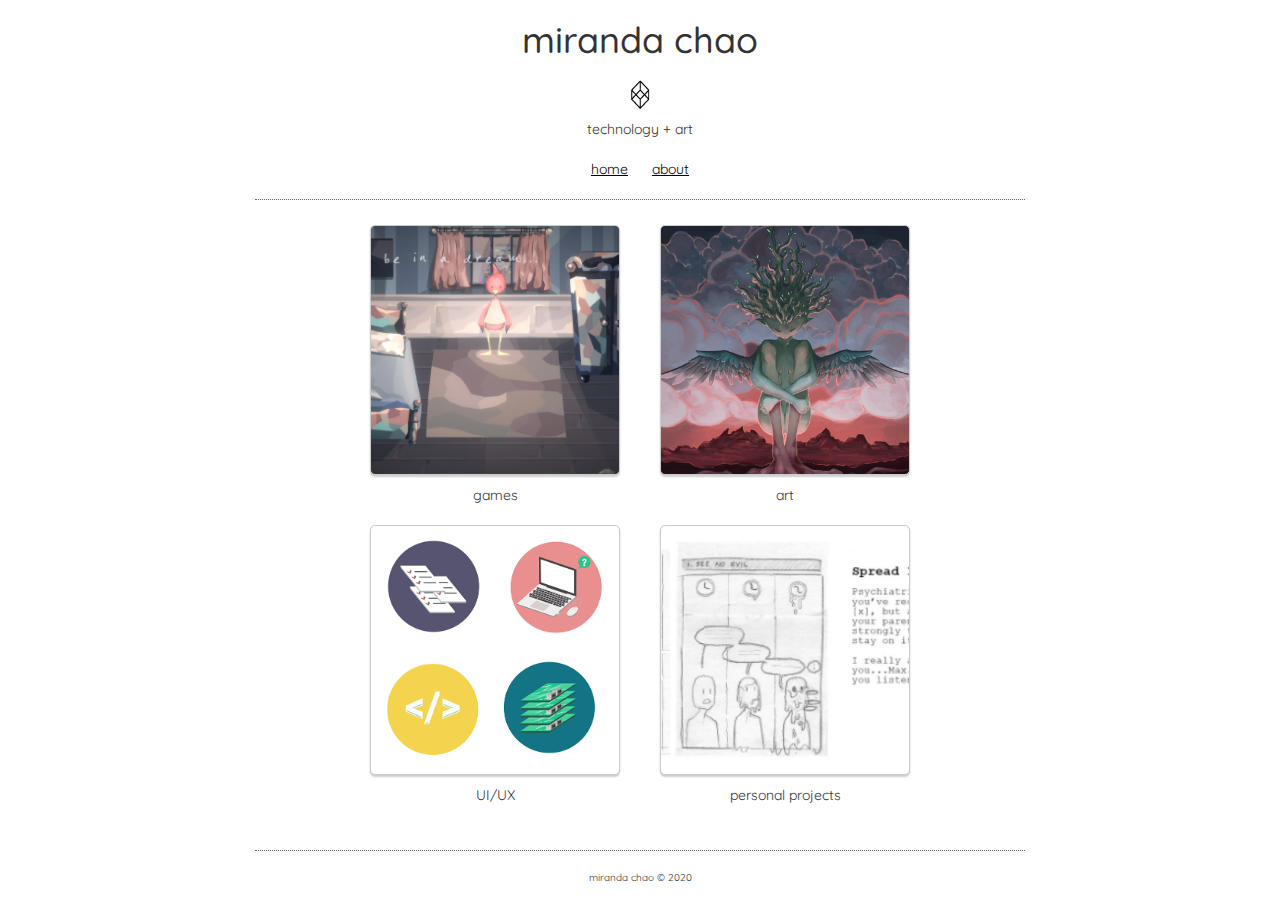
<file: index.html>
<!DOCTYPE html>
<html>
<head>
	<title>miranda chao</title>
	<link rel="icon"
      type="image/png"
      href="assets/cube.png">
	<link href='https://fonts.googleapis.com/css?family=Quicksand:400,300,700' rel='stylesheet' type='text/css'>
	<link rel="stylesheet" type="text/css" href="index.css">
	<!-- Latest compiled and minified CSS -->
	<link rel="stylesheet" href="http://maxcdn.bootstrapcdn.com/bootstrap/3.3.6/css/bootstrap.min.css">
	<!-- jQuery library -->
	<script src="https://ajax.googleapis.com/ajax/libs/jquery/1.12.0/jquery.min.js"></script>
	<!-- Latest compiled JavaScript -->
	<script src="http://maxcdn.bootstrapcdn.com/bootstrap/3.3.6/js/bootstrap.min.js"></script>
	<meta name="viewport" content="width=device-width, initial-scale=1">
</head>
<body class="body">

<div class="container">
	<div class="header">
		<div>
			<h1>miranda chao</h1>
			<img class="cube" src="assets/cube.png">
			<br>
			<p>technology + art</p>
		</div>
		<nav class="main-nav">
			<ul class="nav-list">
				<li><a href="index.html">home</a></li>
				<li><a href="about.html">about</a></li>
			</ul>
		</nav>
	</div>
	<div class="content">
		<div class="section">
			<div class="wrapper">
				<a href="games.html"><div class="block games-block"></div></a>
			</div>
			<p>games</p>
		</div>
		<div class="section">
			<div class="wrapper">
				<a href="art.html"><div class="block art-block"></div></a>
			</div>
			<p>art</p>
		</div>
		<div class="section">
			<div class="wrapper">
				<a href="design.html"><div class="block design-block"></div></a>
			</div>
			<p>UI/UX</p>
		</div>
		<div class="section">
			<div class="wrapper">
				<a href="projects.html"><div class="block personal-block"></div></a>
			</div>
		<p>personal projects</p>
		</div>

	</div>
	<div class="footer">
		<p>miranda chao &copy; 2020</p>
	</div>
</div>

</body>
</html>
</file>
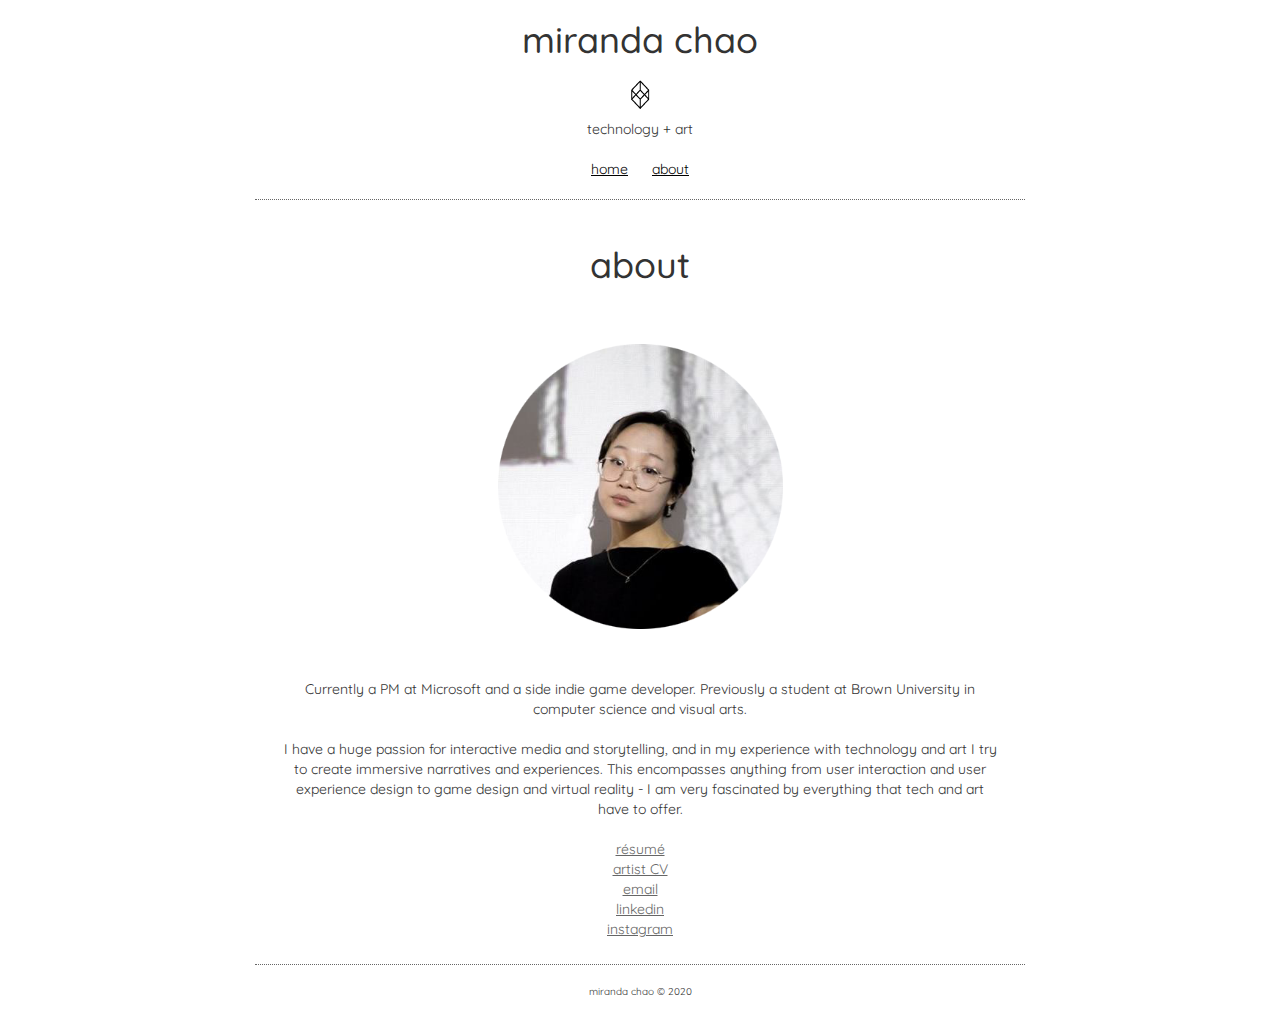
<file: about.html>
<!DOCTYPE html>
<html>
<head>
	<title>miranda chao</title>
	<link rel="icon"
      type="image/png"
      href="assets/cube.png">
	<link href='https://fonts.googleapis.com/css?family=Quicksand:400,300,700' rel='stylesheet' type='text/css'>
	<link rel="stylesheet" type="text/css" href="index.css">
	<!-- Latest compiled and minified CSS -->
	<link rel="stylesheet" href="http://maxcdn.bootstrapcdn.com/bootstrap/3.3.6/css/bootstrap.min.css">
	<!-- jQuery library -->
	<script src="https://ajax.googleapis.com/ajax/libs/jquery/1.12.0/jquery.min.js"></script>
	<!-- Latest compiled JavaScript -->
	<script src="http://maxcdn.bootstrapcdn.com/bootstrap/3.3.6/js/bootstrap.min.js"></script>
	<meta name="viewport" content="width=device-width, initial-scale=1">
</head>
<body class="body">

<div class="container">
	<div class="header">
		<div>
			<h1>miranda chao</h1>
			<img class="cube" src="assets/cube.png">
			<br>
			<p>technology + art</p>
		</div>
		<nav class="main-nav">
			<ul class="nav-list">
				<li><a href="index.html">home</a></li>
				<li><a href="about.html">about</a></li>
			</ul>
		</nav>
	</div>
	<div class="content">
		<h1>about</h1>
		<div class="text">
			<div class="pic">
				<img class="med-img" src="assets/professionalpic2020.png" width="200">
			</div>
			Currently a PM at Microsoft and a side indie game developer. Previously a student at Brown University in computer science and visual arts.
			<br><br>
			I have a huge passion for interactive media and storytelling, and in my experience with technology and art I try to create immersive narratives and experiences. This encompasses anything from user interaction and user experience design to game design and virtual reality - I am very fascinated by everything that tech and art have to offer.
			<br><br>
			<a href="resume-11-05-2021.pdf" target="_blank">résumé</a><br>
			<a href="artist CV-11-05-2021.pdf" target="_blank">artist CV</a><br>
			<a href="mailto:miranda_chao@alumni.brown.edu" target="_blank">email</a><br>
			<a href="https://www.linkedin.com/in/mirandachao/" target="_blank">linkedin</a><br>
			<a href="https://www.instagram.com/actual_ghost_art/" target="_blank">instagram</a><br>

		</div>
	</div>
	<div class="footer">
		<p>miranda chao &copy; 2020</p>
	</div>
</div>

</body>
</html>
</file>
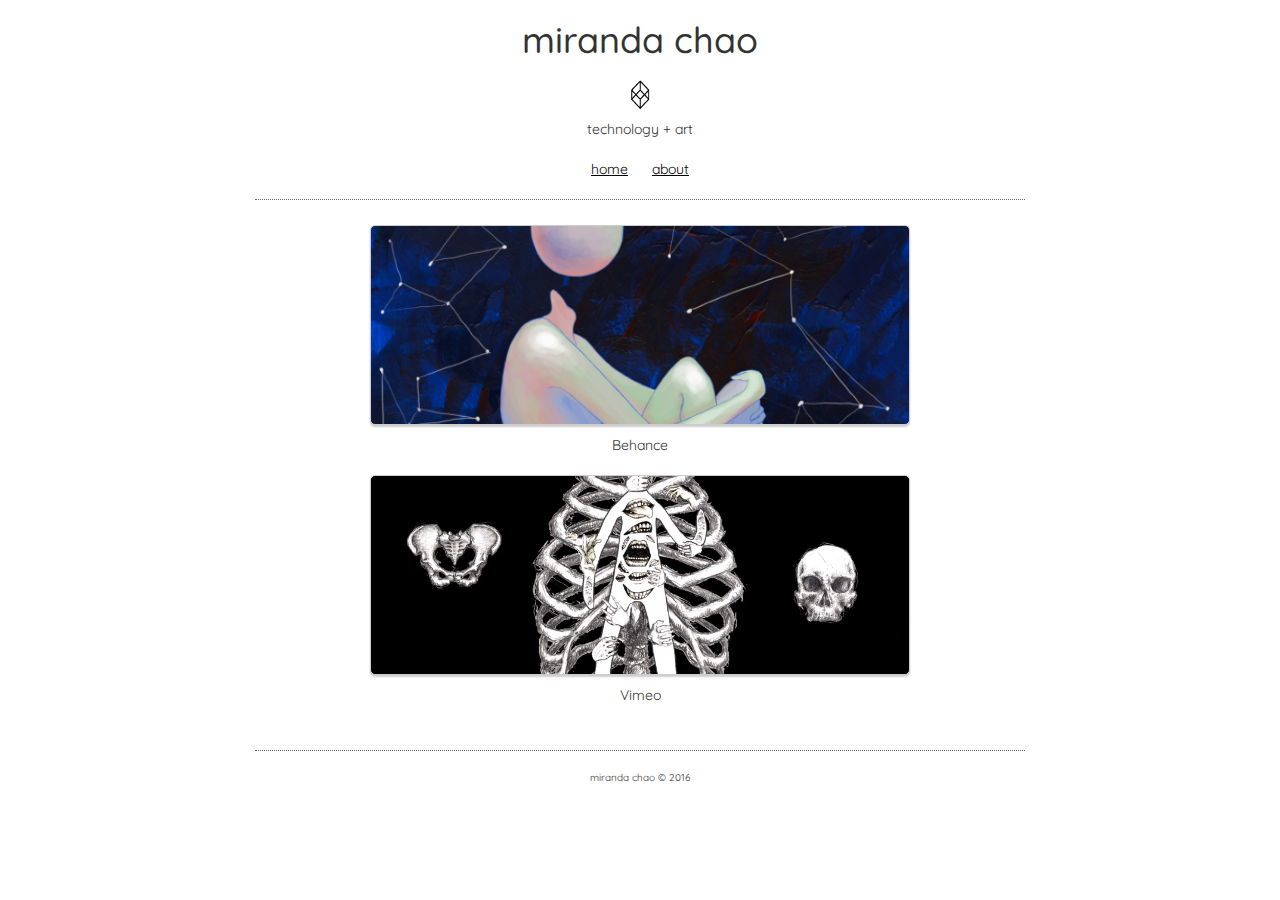
<file: art.html>
<!DOCTYPE html>
<html>
<head>
	<title>miranda chao</title>
	<link rel="icon"
      type="image/png"
      href="assets/cube.png">
	<link href='https://fonts.googleapis.com/css?family=Quicksand:400,300,700' rel='stylesheet' type='text/css'>
	<link rel="stylesheet" type="text/css" href="index.css">
	<!-- Latest compiled and minified CSS -->
	<link rel="stylesheet" href="http://maxcdn.bootstrapcdn.com/bootstrap/3.3.6/css/bootstrap.min.css">
	<!-- jQuery library -->
	<script src="https://ajax.googleapis.com/ajax/libs/jquery/1.12.0/jquery.min.js"></script>
	<!-- Latest compiled JavaScript -->
	<script src="http://maxcdn.bootstrapcdn.com/bootstrap/3.3.6/js/bootstrap.min.js"></script>
	<meta name="viewport" content="width=device-width, initial-scale=1">
</head>
<body class="body">

<div class="container">
	<div class="header">
		<div>
			<h1>miranda chao</h1>
			<img class="cube" src="assets/cube.png">
			<br>
			<p>technology + art</p>
		</div>
		<nav class="main-nav">
			<ul class="nav-list">
				<li><a href="index.html">home</a></li>
				<li><a href="about.html">about</a></li>
			</ul>
		</nav>
	</div>
	<div class="content">
		<div class="double-section">
			<div class="double-wrapper">
				<a href="https://www.behance.net/mirandachao" target="_blank"><div class="double-block behance-block"></div></a>
			</div>
			<p>Behance</p>
		</div>
		<div class="double-section">
			<div class="double-wrapper">
				<a href="https://vimeo.com/user70850997" target="_blank"><div class="double-block vimeo-block"></div></a>
			</div>
			<p>Vimeo</p>
		</div>
	</div>
	<div class="footer">
		<p>miranda chao &copy; 2016</p>
	</div>
</div>

</body>
</html>
</file>
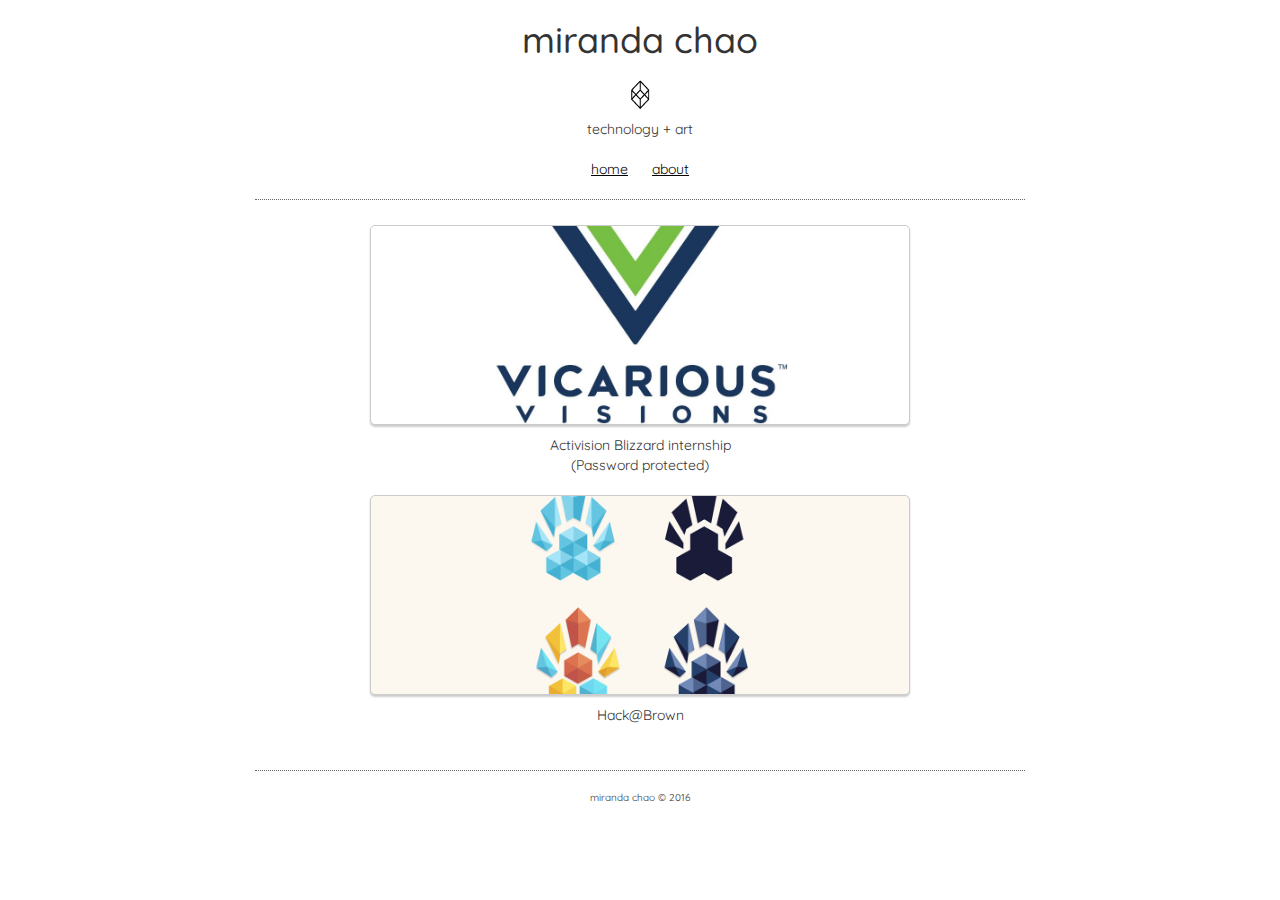
<file: design.html>
<!DOCTYPE html>
<html>
<head>
	<title>miranda chao</title>
	<link rel="icon"
      type="image/png"
      href="assets/cube.png">
	<link href='https://fonts.googleapis.com/css?family=Quicksand:400,300,700' rel='stylesheet' type='text/css'>
	<link rel="stylesheet" type="text/css" href="index.css">
	<!-- Latest compiled and minified CSS -->
	<link rel="stylesheet" href="http://maxcdn.bootstrapcdn.com/bootstrap/3.3.6/css/bootstrap.min.css">
	<!-- jQuery library -->
	<script src="https://ajax.googleapis.com/ajax/libs/jquery/1.12.0/jquery.min.js"></script>
	<!-- Latest compiled JavaScript -->
	<script src="http://maxcdn.bootstrapcdn.com/bootstrap/3.3.6/js/bootstrap.min.js"></script>
	<meta name="viewport" content="width=device-width, initial-scale=1">
</head>
<body class="body">

<div class="container">
	<div class="header">
		<div>
			<h1>miranda chao</h1>
			<img class="cube" src="assets/cube.png">
			<br>
			<p>technology + art</p>
		</div>
		<nav class="main-nav">
			<ul class="nav-list">
				<li><a href="index.html">home</a></li>
				<li><a href="about.html">about</a></li>
			</ul>
		</nav>
	</div>
	<div class="content">
		<div class="double-section">
			<div class="double-wrapper">
				<a href="https://mirandachaodestiny.myportfolio.com/"><div class="double-block destiny-block"></div></a>
			</div>
			<p>Activision Blizzard internship<br>(Password protected)</p>
		</div>
		<div class="double-section">
			<div class="double-wrapper">
				<a href="https://www.behance.net/gallery/57195367/hackbrown"><div class="double-block hab-block"></div></a>
			</div>
			<p>Hack@Brown</p>
		</div>
	</div>
	<div class="footer">
		<p>miranda chao &copy; 2016</p>
	</div>
</div>

</body>
</html>
</file>
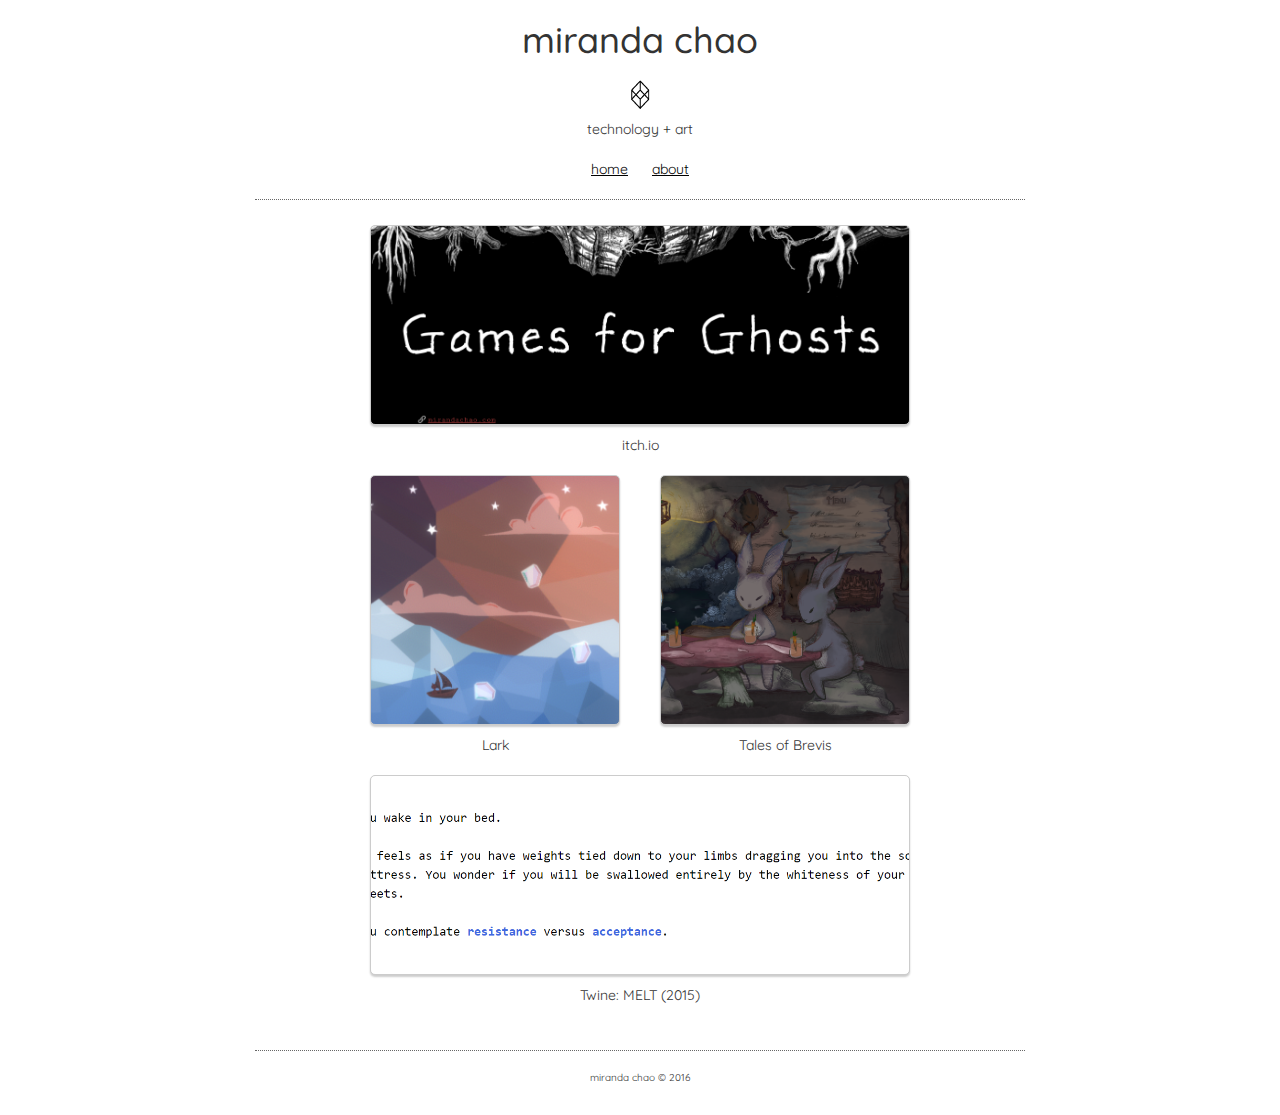
<file: games.html>
<!DOCTYPE html>
<html>
<head>
	<title>miranda chao</title>
	<link rel="icon"
      type="image/png"
      href="assets/cube.png">
	<link href='https://fonts.googleapis.com/css?family=Quicksand:400,300,700' rel='stylesheet' type='text/css'>
	<link rel="stylesheet" type="text/css" href="index.css">
	<!-- Latest compiled and minified CSS -->
	<link rel="stylesheet" href="http://maxcdn.bootstrapcdn.com/bootstrap/3.3.6/css/bootstrap.min.css">
	<!-- jQuery library -->
	<script src="https://ajax.googleapis.com/ajax/libs/jquery/1.12.0/jquery.min.js"></script>
	<!-- Latest compiled JavaScript -->
	<script src="http://maxcdn.bootstrapcdn.com/bootstrap/3.3.6/js/bootstrap.min.js"></script>
	<meta name="viewport" content="width=device-width, initial-scale=1">
</head>
<body class="body">

<div class="container">
	<div class="header">
		<div>
			<h1>miranda chao</h1>
			<img class="cube" src="assets/cube.png">
			<br>
			<p>technology + art</p>
		</div>
		<nav class="main-nav">
			<ul class="nav-list">
				<li><a href="index.html">home</a></li>
				<li><a href="about.html">about</a></li>
			</ul>
		</nav>
	</div>
	<div class="content">
		<div class="double-section">
			<div class="double-wrapper">
				<a href="https://actual-ghost.itch.io/" target="_blank"><div class="double-block itchio-block"></div></a>
			</div>
			<p>itch.io</p>
		</div>
		<div class="section">
			<div class="wrapper">
				<a href="https://ds75.itch.io/lark" target="_blank"><div class="block lark-block"></div></a>
			</div>
			<p>Lark</p>
		</div>
		<div class="section">
			<div class="wrapper">
					<a href="https://www.microsoft.com/en-us/p/tales-of-brevis-a-beast-called-god/9ns8g9qgfqqp?activetab=pivot:overviewtab&atc=true"><div class="block tales-block"></div></a>
			</div>
			<p>Tales of Brevis</p>
		</div>
		<div class="double-section">
			<div class="double-wrapper">
				<a href="https://philome.la/GhibliGhost/melt/play/index.html" target="_blank"><div class="double-block twine2-block"></div></a>
			</div>
			<p>Twine: MELT (2015)</p>
		</div>

	</div>
	<div class="footer">
		<p>miranda chao &copy; 2016</p>
	</div>
</div>

</body>
</html>
</file>
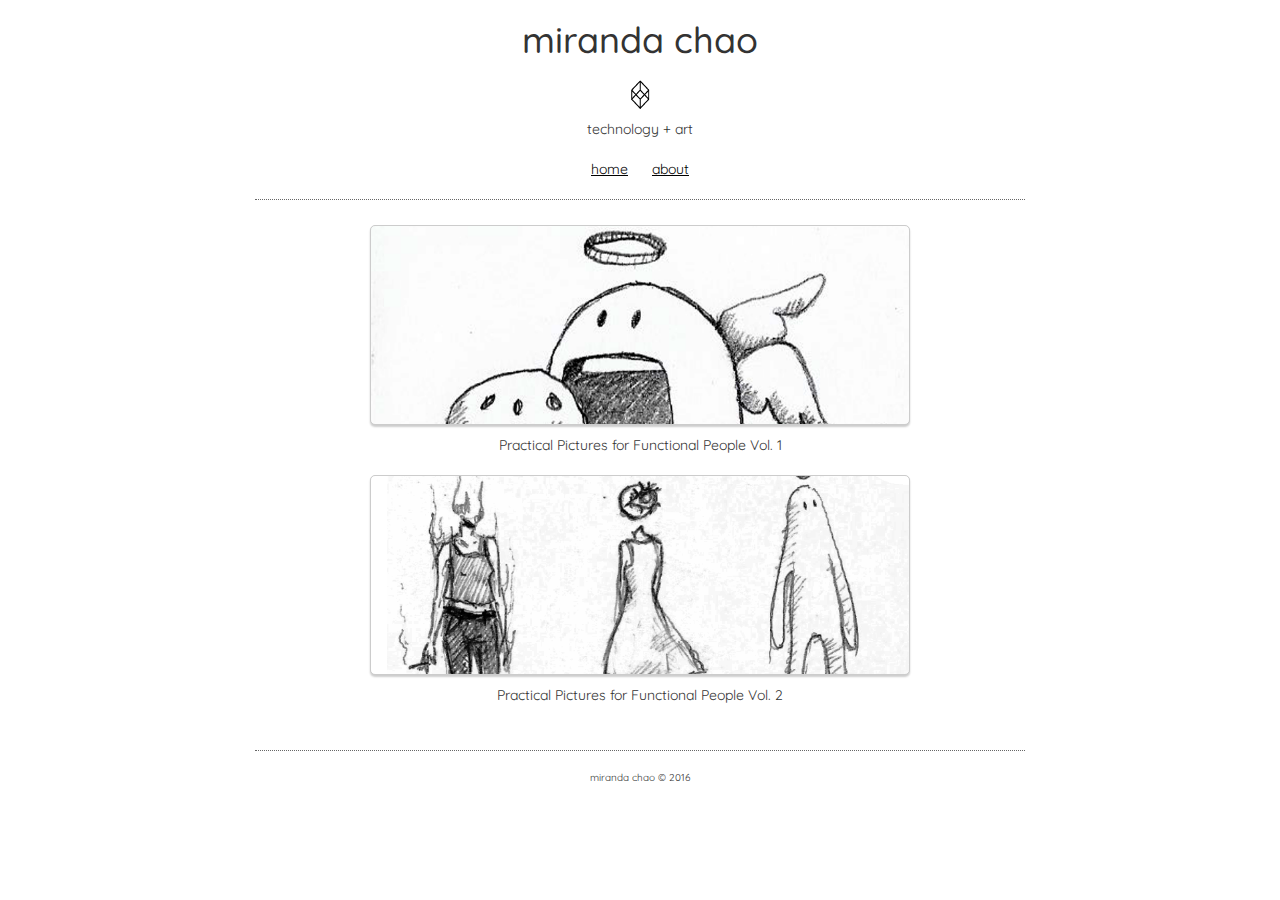
<file: projects.html>
<!DOCTYPE html>
<html>
<head>
	<title>miranda chao</title>
	<link rel="icon"
      type="image/png"
      href="assets/cube.png">
	<link href='https://fonts.googleapis.com/css?family=Quicksand:400,300,700' rel='stylesheet' type='text/css'>
	<link rel="stylesheet" type="text/css" href="index.css">
	<!-- Latest compiled and minified CSS -->
	<link rel="stylesheet" href="http://maxcdn.bootstrapcdn.com/bootstrap/3.3.6/css/bootstrap.min.css">
	<!-- jQuery library -->
	<script src="https://ajax.googleapis.com/ajax/libs/jquery/1.12.0/jquery.min.js"></script>
	<!-- Latest compiled JavaScript -->
	<script src="http://maxcdn.bootstrapcdn.com/bootstrap/3.3.6/js/bootstrap.min.js"></script>
	<meta name="viewport" content="width=device-width, initial-scale=1">
</head>
<body class="body">

<div class="container">
	<div class="header">
		<div>
			<h1>miranda chao</h1>
			<img class="cube" src="assets/cube.png">
			<br>
			<p>technology + art</p>
		</div>
		<nav class="main-nav">
			<ul class="nav-list">
				<li><a href="index.html">home</a></li>
				<li><a href="about.html">about</a></li>
			</ul>
		</nav>
	</div>
	<div class="content">
		<!-- <div class="double-section">
			<div class="double-wrapper">
				<a href="" target="_blank"><div class="double-block"></div></a>
			</div>
			<p>Necessary Evils (Comic)</p>
		</div> -->
		<!-- <div class="double-section">
			<div class="double-wrapper">
				<a href="" target="_blank"><div class="double-block"></div></a>
			</div>
			<p>Surprise Me</p>
		</div> -->
		<div class="double-section">
			<div class="double-wrapper">
				<a href="https://issuu.com/actualghost/docs/1" target="_blank"><div class="double-block zine1block"></div></a>
			</div>
			<p>Practical Pictures for Functional People Vol. 1</p>
		</div>
		<div class="double-section">
			<div class="double-wrapper">
				<a href="https://issuu.com/actualghost/docs/binder1" target="_blank"><div class="double-block zine2block"></div></a>
			</div>
			<p>Practical Pictures for Functional People Vol. 2</p>
		</div>
	</div>
	<div class="footer">
		<p>miranda chao &copy; 2016</p>
	</div>
</div>

</body>
</html>
</file>
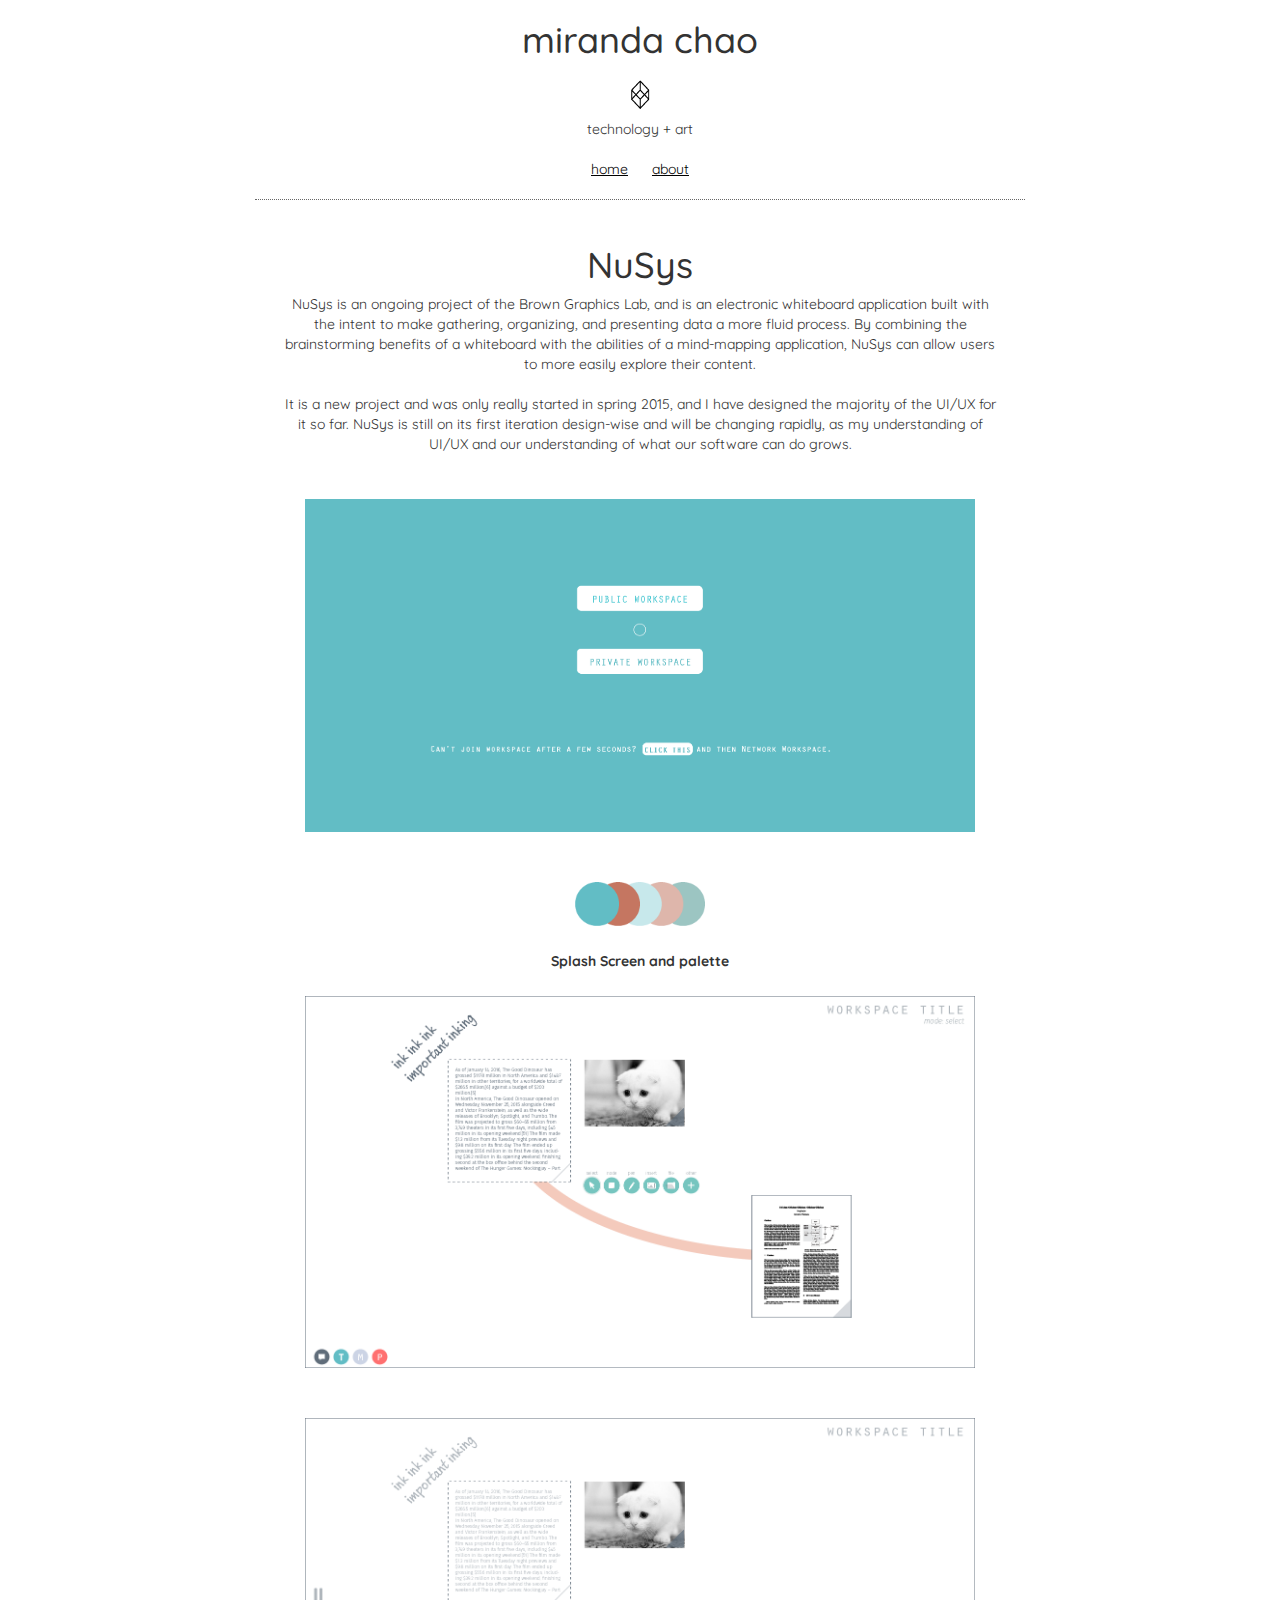
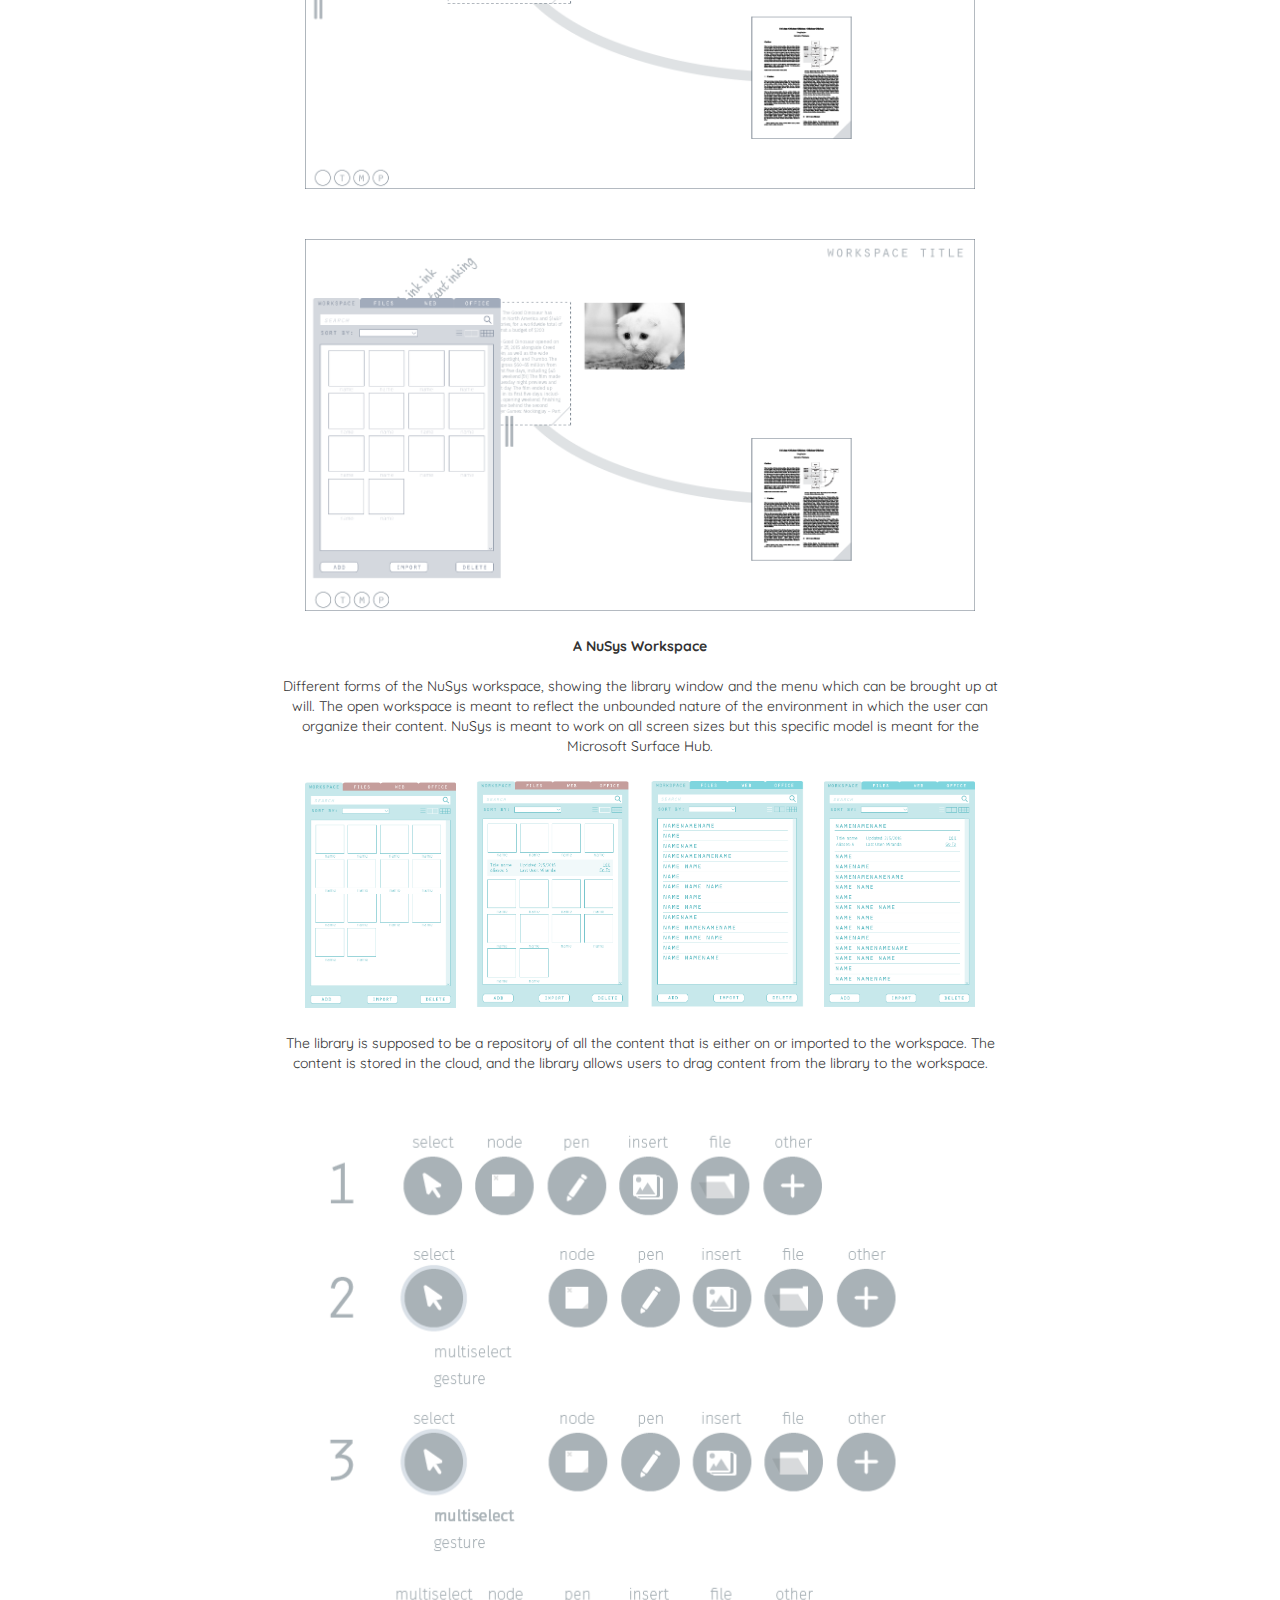
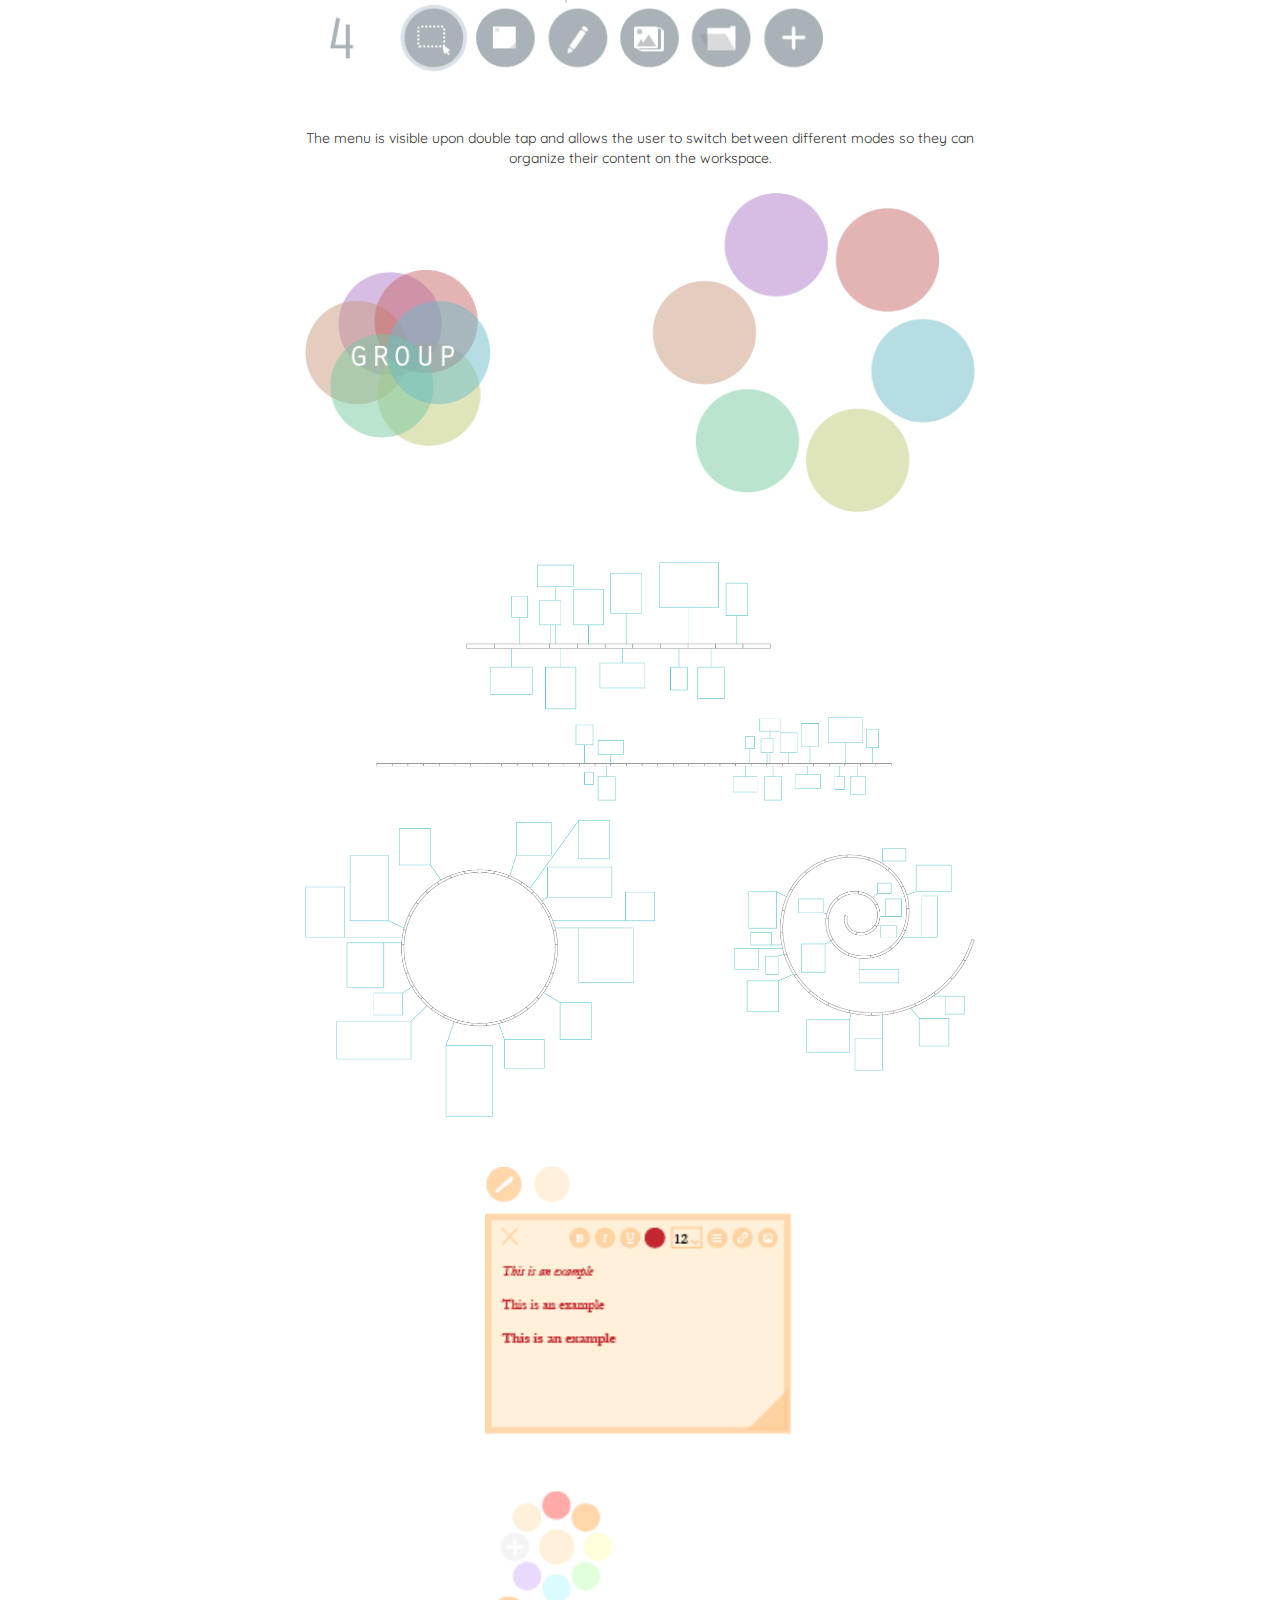
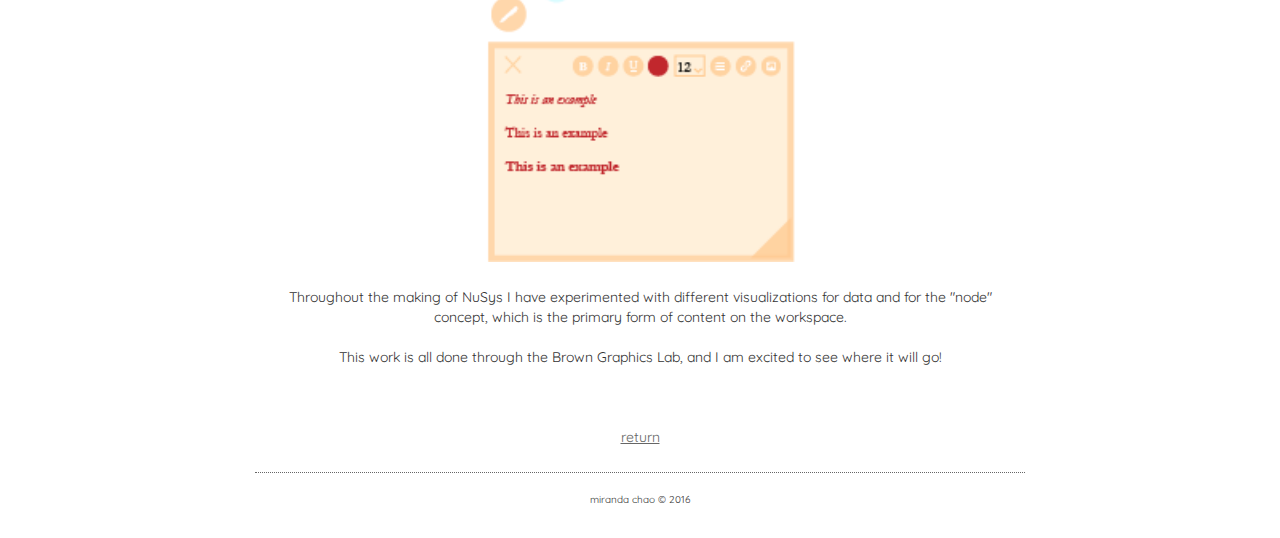
<file: design/nusys.html>
<!DOCTYPE html>
<html>
<head>
	<title>miranda chao</title>
	<link rel="icon" 
      type="image/png" 
      href="../assets/cube.png">
	<link href='https://fonts.googleapis.com/css?family=Quicksand:400,300,700' rel='stylesheet' type='text/css'>
	<link rel="stylesheet" type="text/css" href="../index.css">
	<!-- Latest compiled and minified CSS -->
	<link rel="stylesheet" href="http://maxcdn.bootstrapcdn.com/bootstrap/3.3.6/css/bootstrap.min.css">
	<!-- jQuery library -->
	<script src="https://ajax.googleapis.com/ajax/libs/jquery/1.12.0/jquery.min.js"></script>
	<!-- Latest compiled JavaScript -->
	<script src="http://maxcdn.bootstrapcdn.com/bootstrap/3.3.6/js/bootstrap.min.js"></script>
	<meta name="viewport" content="width=device-width, initial-scale=1">
</head>
<body class="body">

<div class="container">
	<div class="header">
		<div>
			<h1>miranda chao</h1>
			<img class="cube" src="../assets/cube.png">
			<br>
			<p>technology + art</p>
		</div>
		<nav class="main-nav">
			<ul class="nav-list">
				<li><a href="../index.html">home</a></li>
				<li><a href="../about.html">about</a></li>
			</ul>
		</nav>
	</div>
	<div class="content">
		<h1>NuSys</h1>
		<div class="text">
			NuSys is an ongoing project of the Brown Graphics Lab, and is an electronic whiteboard application built with the intent to make gathering, organizing, and presenting data a more fluid process. By combining the brainstorming benefits of a whiteboard with the abilities of a mind-mapping application, NuSys can allow users to more easily explore their content.
			<br><br>
			It is a new project and was only really started in spring 2015, and I have designed the majority of the UI/UX for it so far. NuSys is still on its first iteration design-wise and will be changing rapidly, as my understanding of UI/UX and our understanding of what our software can do grows.
			<br><br>
			<img src="../assets/nusys/waiting room.png" width="700">
			<img class="sml-img" src="../assets/nusys/palette.png" width="100">
			<b>Splash Screen and palette</b>
			<img src="../assets/nusys/workspace4.png" width="700">
			<img src="../assets/nusys/workspace2.png" width="700">
			<img src="../assets/nusys/workspace3.png" width="700">
			<b>A NuSys Workspace</b>
			<br><br>
			Different forms of the NuSys workspace, showing the library window and the menu which can be brought up at will. The open workspace is meant to reflect the unbounded nature of the environment in which the user can organize their content. NuSys is meant to work on all screen sizes but this specific model is meant for the Microsoft Surface Hub.
			<img src="../assets/nusys/library details.png" width="700">
			The library is supposed to be a repository of all the content that is either on or imported to the workspace. The content is stored in the cloud, and the library allows users to drag content from the library to the workspace. 
			<img src="../assets/nusys/new menu.png" width="700">
			The menu is visible upon double tap and allows the user to switch between different modes so they can organize their content on the workspace. 
			<img src="../assets/nusys/group visualizations.png" width="700">
			<img src="../assets/nusys/timeline visualizations.png" width="700">
			<img class="med-img" src="../assets/nusys/node mockup.png" width="250">
			Throughout the making of NuSys I have experimented with different visualizations for data and for the "node" concept, which is the primary form of content on the workspace. 
			<br><br>
			This work is all done through the Brown Graphics Lab, and I am excited to see where it will go!
			<br><br><br><br>
			<a href="../design.html">return</a>
		</div>
	</div>
	<div class="footer">
		<p>miranda chao &copy; 2016</p>
	</div>
</div>

</body>
</html>
</file>
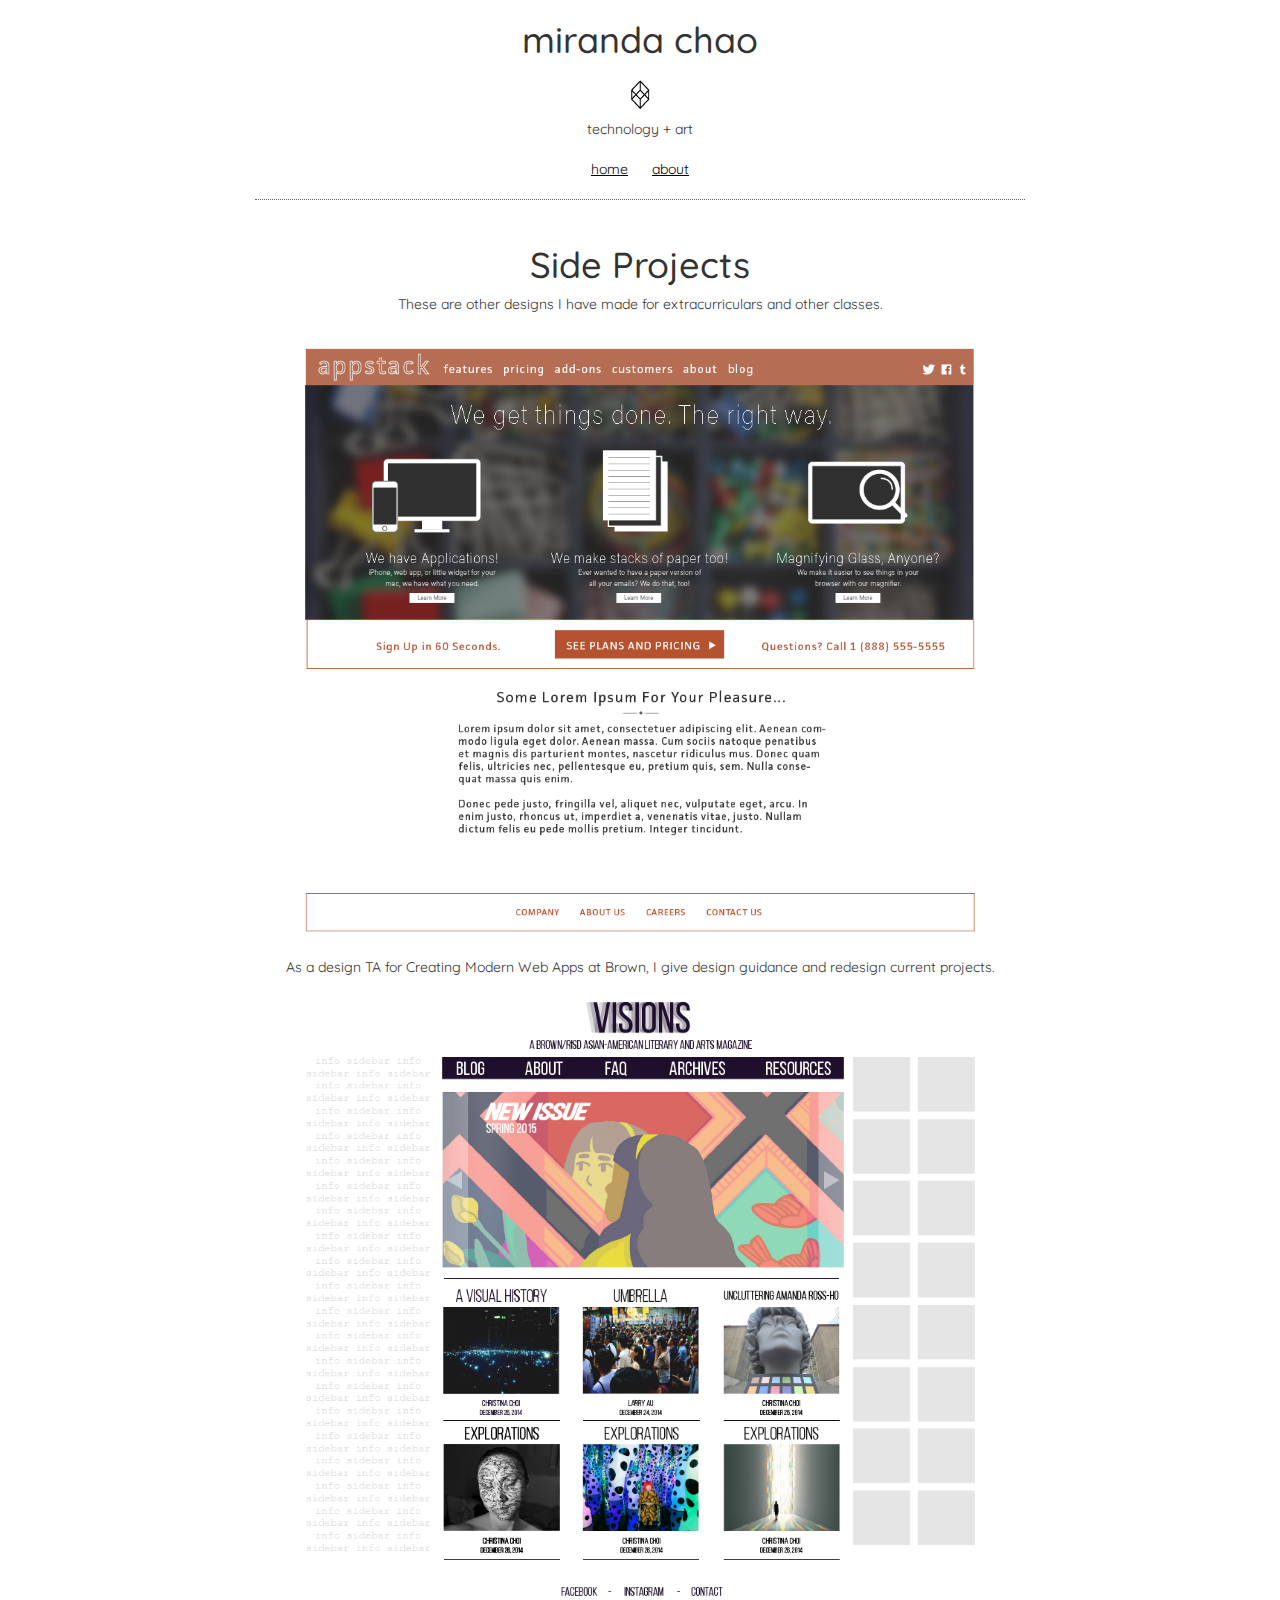
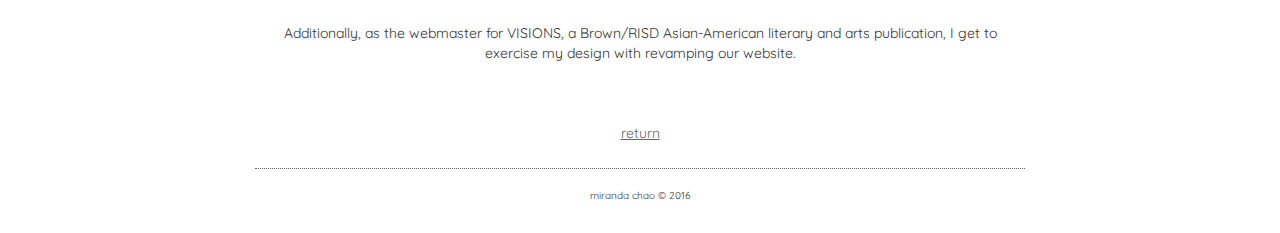
<file: design/sideprj.html>
<!DOCTYPE html>
<html>
<head>
	<title>miranda chao</title>
	<link rel="icon" 
      type="image/png" 
      href="../assets/cube.png">
	<link href='https://fonts.googleapis.com/css?family=Quicksand:400,300,700' rel='stylesheet' type='text/css'>
	<link rel="stylesheet" type="text/css" href="../index.css">
	<!-- Latest compiled and minified CSS -->
	<link rel="stylesheet" href="http://maxcdn.bootstrapcdn.com/bootstrap/3.3.6/css/bootstrap.min.css">
	<!-- jQuery library -->
	<script src="https://ajax.googleapis.com/ajax/libs/jquery/1.12.0/jquery.min.js"></script>
	<!-- Latest compiled JavaScript -->
	<script src="http://maxcdn.bootstrapcdn.com/bootstrap/3.3.6/js/bootstrap.min.js"></script>
	<meta name="viewport" content="width=device-width, initial-scale=1">
</head>
<body class="body">

<div class="container">
	<div class="header">
		<div>
			<h1>miranda chao</h1>
			<img class="cube" src="../assets/cube.png">
			<br>
			<p>technology + art</p>
		</div>
		<nav class="main-nav">
			<ul class="nav-list">
				<li><a href="../index.html">home</a></li>
				<li><a href="../about.html">about</a></li>
			</ul>
		</nav>
	</div>
	<div class="content">
		<h1>Side Projects</h1>
		<div class="text">
			These are other designs I have made for extracurriculars and other classes.
			<img src="../assets/sideprj/appstack.png" width="700">
			As a design TA for Creating Modern Web Apps at Brown, I give design guidance and redesign current projects. 
			<img src="../assets/sideprj/visions mockup.png" width="700">
			Additionally, as the webmaster for VISIONS, a Brown/RISD Asian-American literary and arts publication, I get to exercise my design with revamping our website.
			<br><br><br><br>
			<a href="../design.html">return</a>
		</div>
	</div>
	<div class="footer">
		<p>miranda chao &copy; 2016</p>
	</div>
</div>

</body>
</html>
</file>
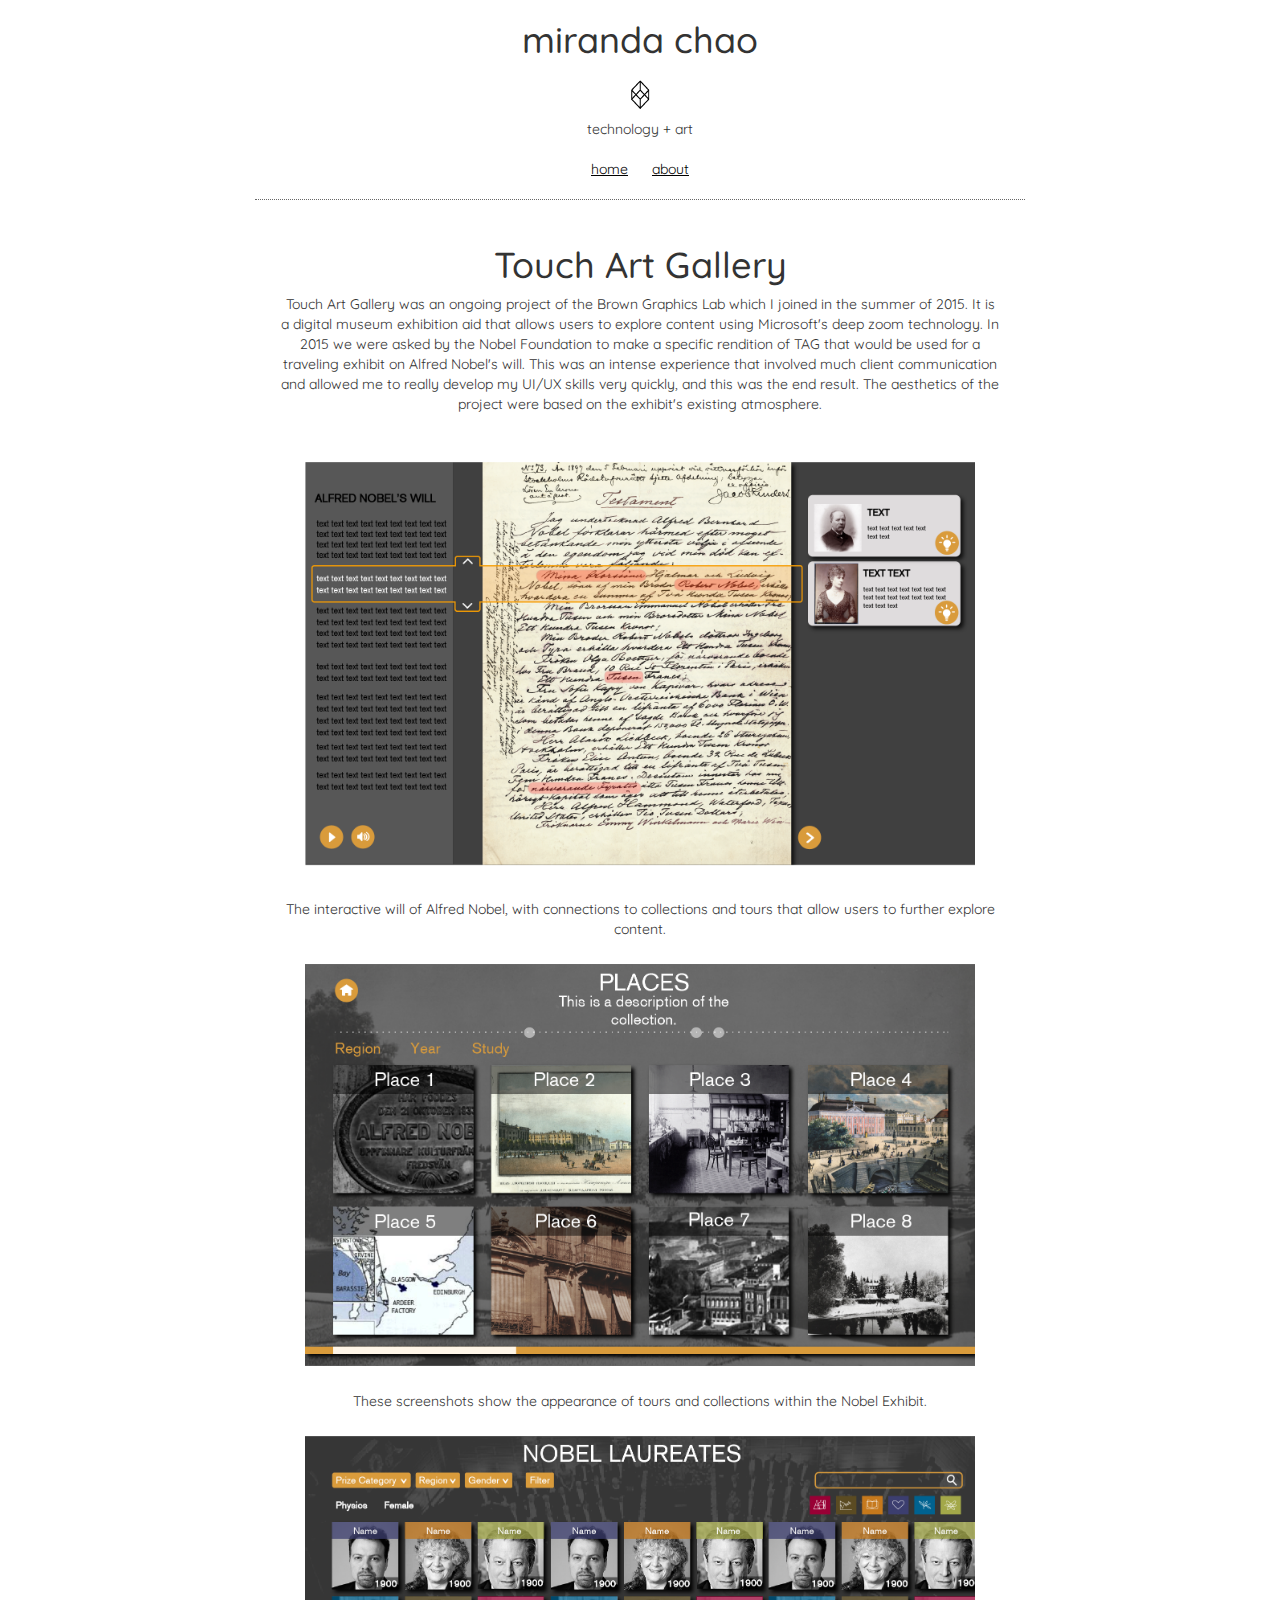
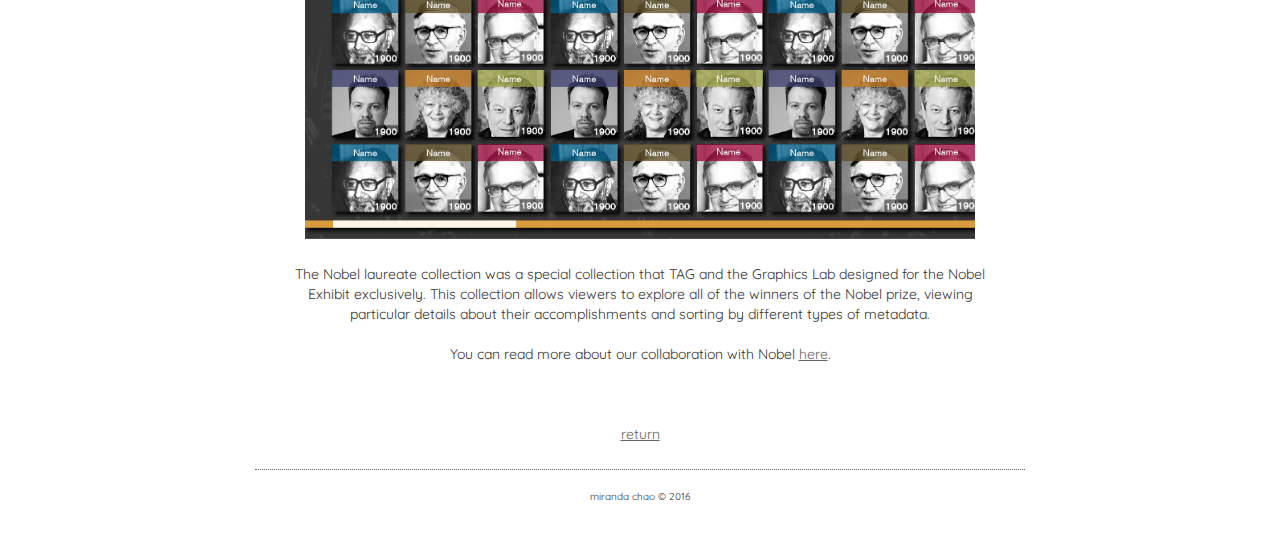
<file: design/tag.html>
<!DOCTYPE html>
<html>
<head>
	<title>miranda chao</title>
	<link rel="icon" 
      type="image/png" 
      href="../assets/cube.png">
	<link href='https://fonts.googleapis.com/css?family=Quicksand:400,300,700' rel='stylesheet' type='text/css'>
	<link rel="stylesheet" type="text/css" href="../index.css">
	<!-- Latest compiled and minified CSS -->
	<link rel="stylesheet" href="http://maxcdn.bootstrapcdn.com/bootstrap/3.3.6/css/bootstrap.min.css">
	<!-- jQuery library -->
	<script src="https://ajax.googleapis.com/ajax/libs/jquery/1.12.0/jquery.min.js"></script>
	<!-- Latest compiled JavaScript -->
	<script src="http://maxcdn.bootstrapcdn.com/bootstrap/3.3.6/js/bootstrap.min.js"></script>
	<meta name="viewport" content="width=device-width, initial-scale=1">
</head>
<body class="body">

<div class="container">
	<div class="header">
		<div>
			<h1>miranda chao</h1>
			<img class="cube" src="../assets/cube.png">
			<br>
			<p>technology + art</p>
		</div>
		<nav class="main-nav">
			<ul class="nav-list">
				<li><a href="../index.html">home</a></li>
				<li><a href="../about.html">about</a></li>
			</ul>
		</nav>
	</div>
	<div class="content">
		<h1>Touch Art Gallery</h1>
		<div class="text">
			Touch Art Gallery was an ongoing project of the Brown Graphics Lab which I joined in the summer of 2015. It is a digital museum exhibition aid that allows users to explore content using Microsoft's deep zoom technology. In 2015 we were asked by the Nobel Foundation to make a specific rendition of TAG that would be used for a traveling exhibit on Alfred Nobel's will. This was an intense experience that involved much client communication and allowed me to really develop my UI/UX skills very quickly, and this was the end result. The aesthetics of the project were based on the exhibit's existing atmosphere.
			<br><br>
			<img src="../assets/tag/will mockup 1.png" width="700">
			The interactive will of Alfred Nobel, with connections to collections and tours that allow users to further explore content.
			<img src="../assets/tag/collections mockup.png" width="700">
			These screenshots show the appearance of tours and collections within the Nobel Exhibit.
			<img src="../assets/tag/laureates mockup.png" width="700">
			The Nobel laureate collection was a special collection that TAG and the Graphics Lab designed for the Nobel Exhibit exclusively. This collection allows viewers to explore all of the winners of the Nobel prize, viewing particular details about their accomplishments and sorting by different types of metadata.
			<br><br>
			You can read more about our collaboration with Nobel <a href="https://news.brown.edu/articles/2015/11/nobel">here</a>.
			<br><br><br><br>
			<a href="../design.html">return</a>
		</div>
	</div>
	<div class="footer">
		<p>miranda chao &copy; 2016</p>
	</div>
</div>

</body>
</html>
</file>
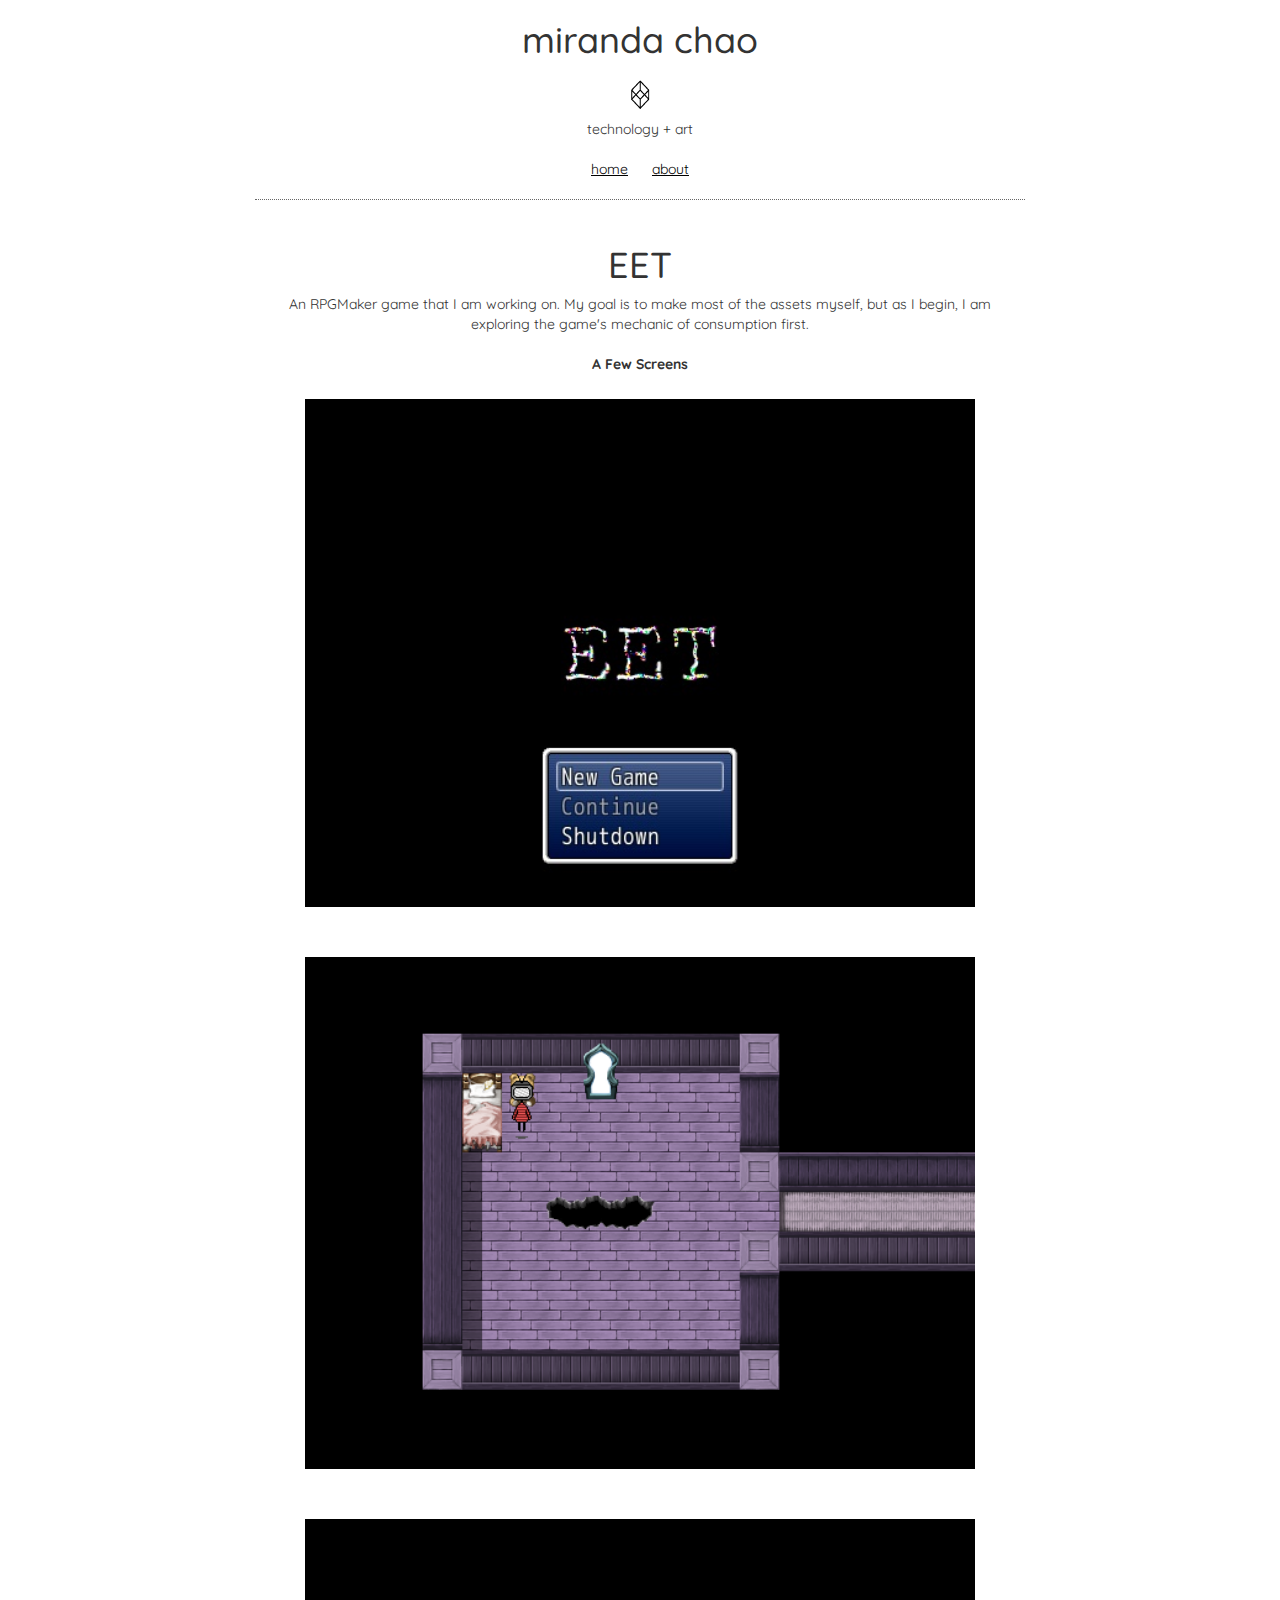
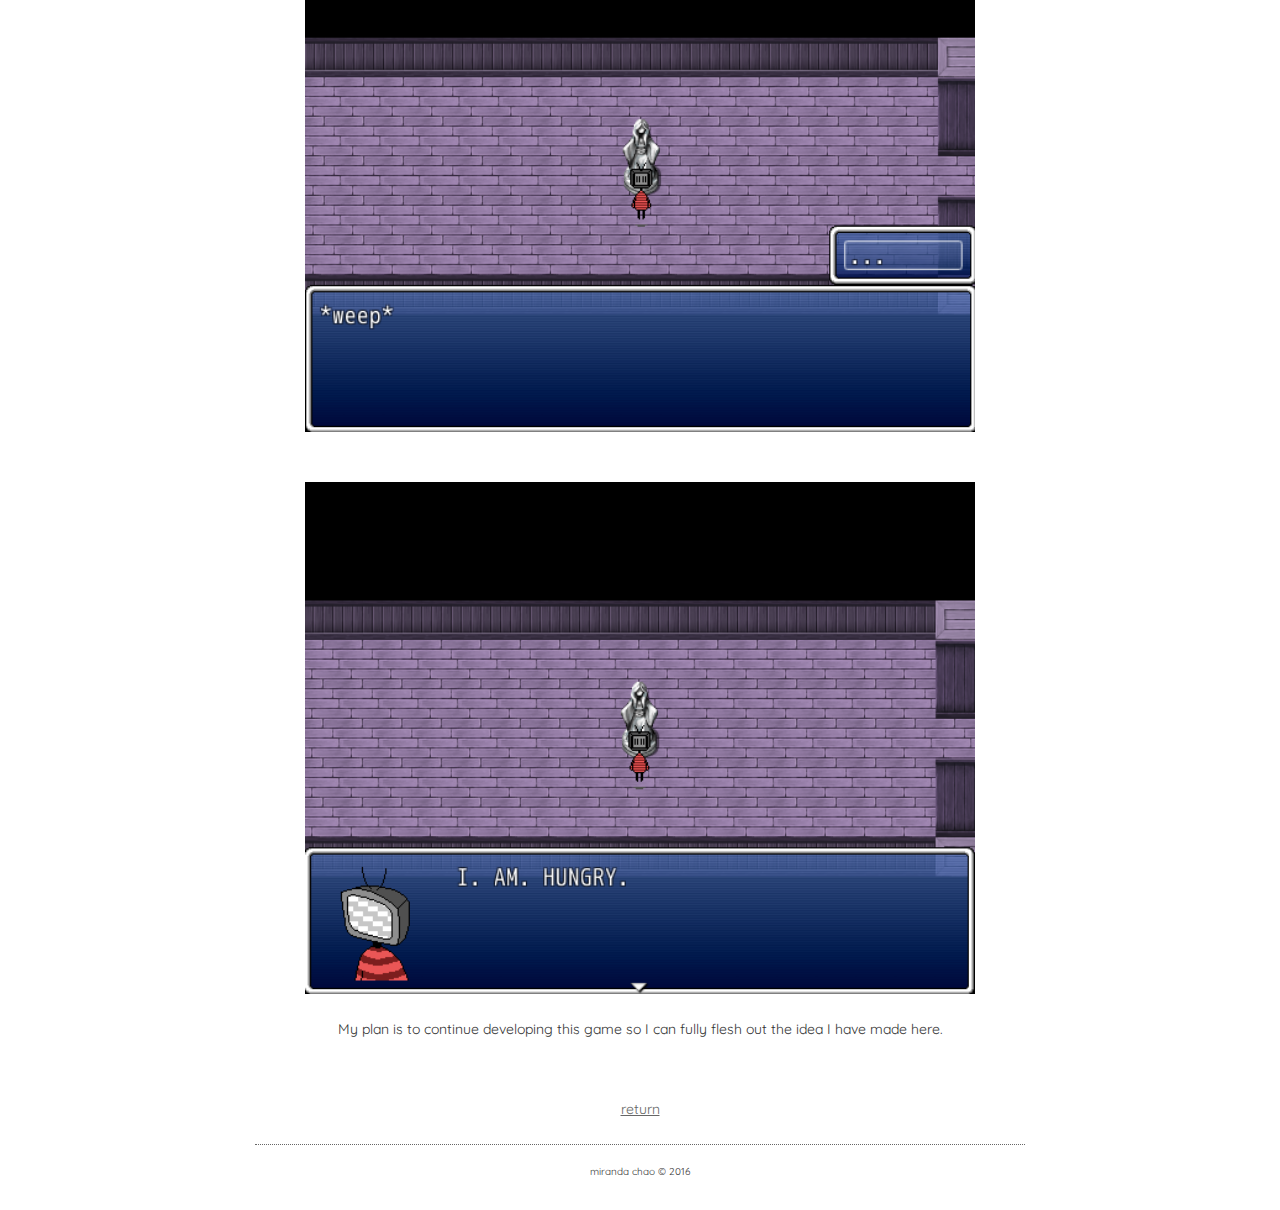
<file: games/eet.html>
<!DOCTYPE html>
<html>
<head>
	<title>miranda chao</title>
	<link rel="icon" 
      type="image/png" 
      href="../assets/cube.png">
	<link href='https://fonts.googleapis.com/css?family=Quicksand:400,300,700' rel='stylesheet' type='text/css'>
	<link rel="stylesheet" type="text/css" href="../index.css">
	<!-- Latest compiled and minified CSS -->
	<link rel="stylesheet" href="http://maxcdn.bootstrapcdn.com/bootstrap/3.3.6/css/bootstrap.min.css">
	<!-- jQuery library -->
	<script src="https://ajax.googleapis.com/ajax/libs/jquery/1.12.0/jquery.min.js"></script>
	<!-- Latest compiled JavaScript -->
	<script src="http://maxcdn.bootstrapcdn.com/bootstrap/3.3.6/js/bootstrap.min.js"></script>
	<meta name="viewport" content="width=device-width, initial-scale=1">
</head>
<body class="body">

<div class="container">
	<div class="header">
		<div>
			<h1>miranda chao</h1>
			<img class="cube" src="../assets/cube.png">
			<br>
			<p>technology + art</p>
		</div>
		<nav class="main-nav">
			<ul class="nav-list">
				<li><a href="../index.html">home</a></li>
				<li><a href="../about.html">about</a></li>
			</ul>
		</nav>
	</div>
	<div class="content">
		<h1>EET</h1>
		<div class="text">
			An RPGMaker game that I am working on. My goal is to make most of the assets myself, but as I begin, I am exploring the game's mechanic of consumption first.
			<br><br>
			<b>A Few Screens</b>
			<img src="../assets/games/eet.jpg" width="500">
			<img src="../assets/games/eet2.png" width="500">
			<img src="../assets/games/eet3.png" width="500">
			<img src="../assets/games/eet4.png" width="500">
			My plan is to continue developing this game so I can fully flesh out the idea I have made here.
			<br><br><br><br>
			<a href="../games.html">return</a>
		</div>
	</div>
	<div class="footer">
		<p>miranda chao &copy; 2016</p>
	</div>
</div>

</body>
</html>
</file>
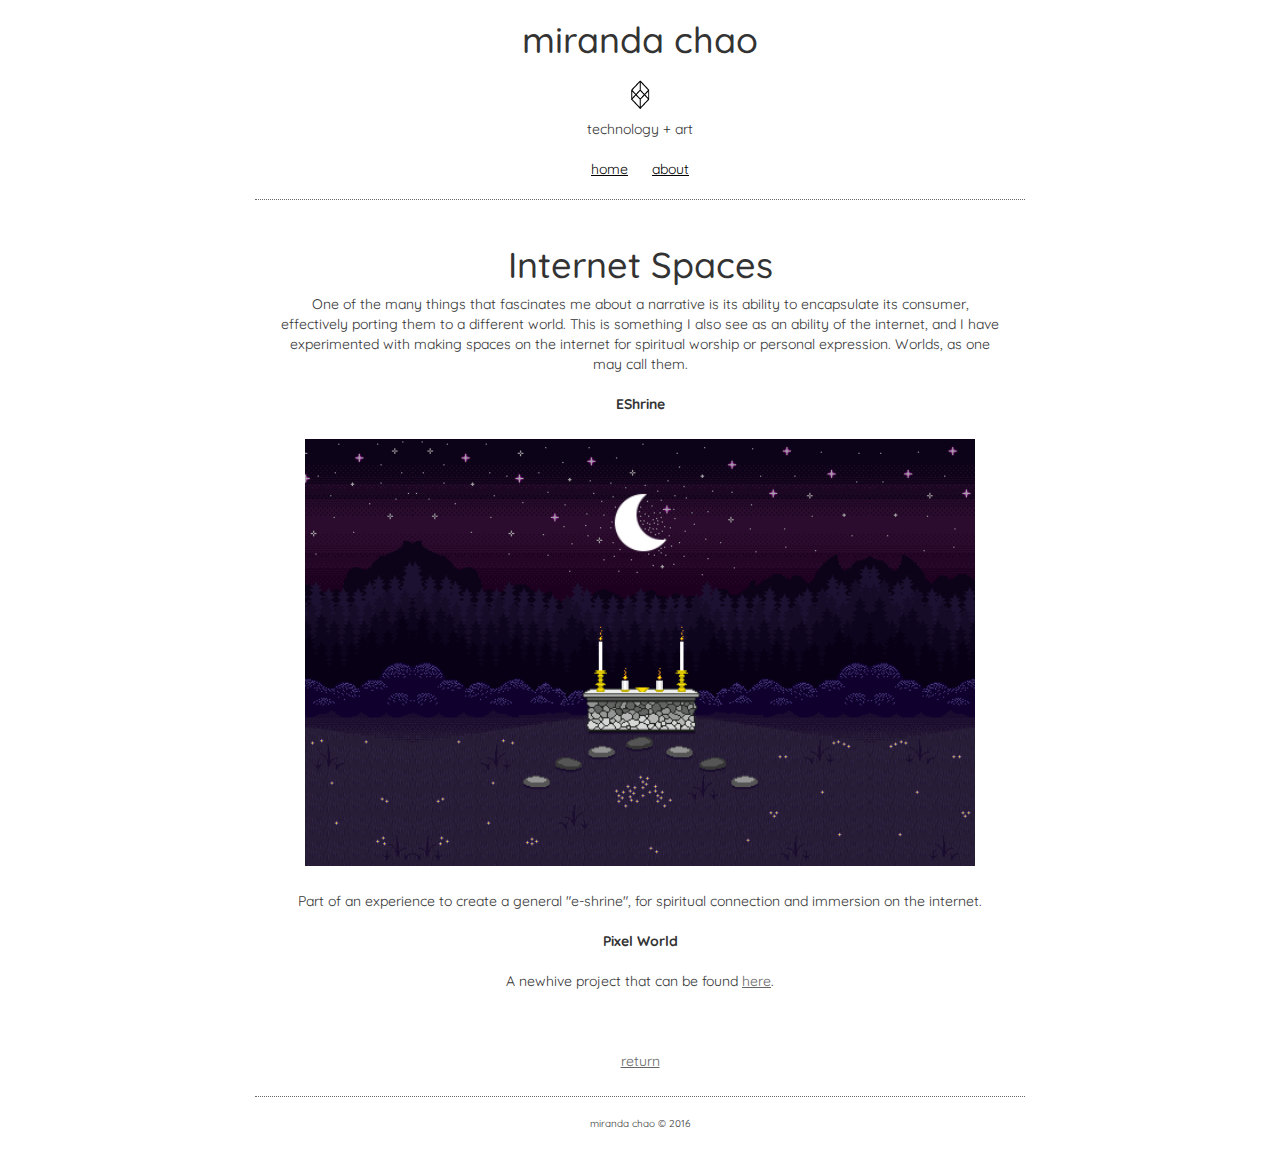
<file: games/spaces.html>
<!DOCTYPE html>
<html>
<head>
	<title>miranda chao</title>
	<link rel="icon" 
      type="image/png" 
      href="../assets/cube.png">
	<link href='https://fonts.googleapis.com/css?family=Quicksand:400,300,700' rel='stylesheet' type='text/css'>
	<link rel="stylesheet" type="text/css" href="../index.css">
	<!-- Latest compiled and minified CSS -->
	<link rel="stylesheet" href="http://maxcdn.bootstrapcdn.com/bootstrap/3.3.6/css/bootstrap.min.css">
	<!-- jQuery library -->
	<script src="https://ajax.googleapis.com/ajax/libs/jquery/1.12.0/jquery.min.js"></script>
	<!-- Latest compiled JavaScript -->
	<script src="http://maxcdn.bootstrapcdn.com/bootstrap/3.3.6/js/bootstrap.min.js"></script>
	<meta name="viewport" content="width=device-width, initial-scale=1">
</head>
<body class="body">

<div class="container">
	<div class="header">
		<div>
			<h1>miranda chao</h1>
			<img class="cube" src="../assets/cube.png">
			<br>
			<p>technology + art</p>
		</div>
		<nav class="main-nav">
			<ul class="nav-list">
				<li><a href="../index.html">home</a></li>
				<li><a href="../about.html">about</a></li>
			</ul>
		</nav>
	</div>
	<div class="content">
		<h1>Internet Spaces</h1>
		<div class="text">
			One of the many things that fascinates me about a narrative is its ability to encapsulate its consumer, effectively porting them to a different world. This is something I also see as an ability of the internet, and I have experimented with making spaces on the internet for spiritual worship or personal expression. Worlds, as one may call them.
			<br><br>
			<b>EShrine</b>
			<img src="../assets/games/eshrine.gif" width="700">
			Part of an experience to create a general "e-shrine", for spiritual connection and immersion on the internet.
			<br><br>
			<b>Pixel World</b>
			<br><br>
			A newhive project that can be found <a href="http://newhive.com/mewlan/whimsy">here</a>.
			<br><br><br><br>
			<a href="../games.html">return</a>
		</div>
	</div>
	<div class="footer">
		<p>miranda chao &copy; 2016</p>
	</div>
</div>

</body>
</html>
</file>
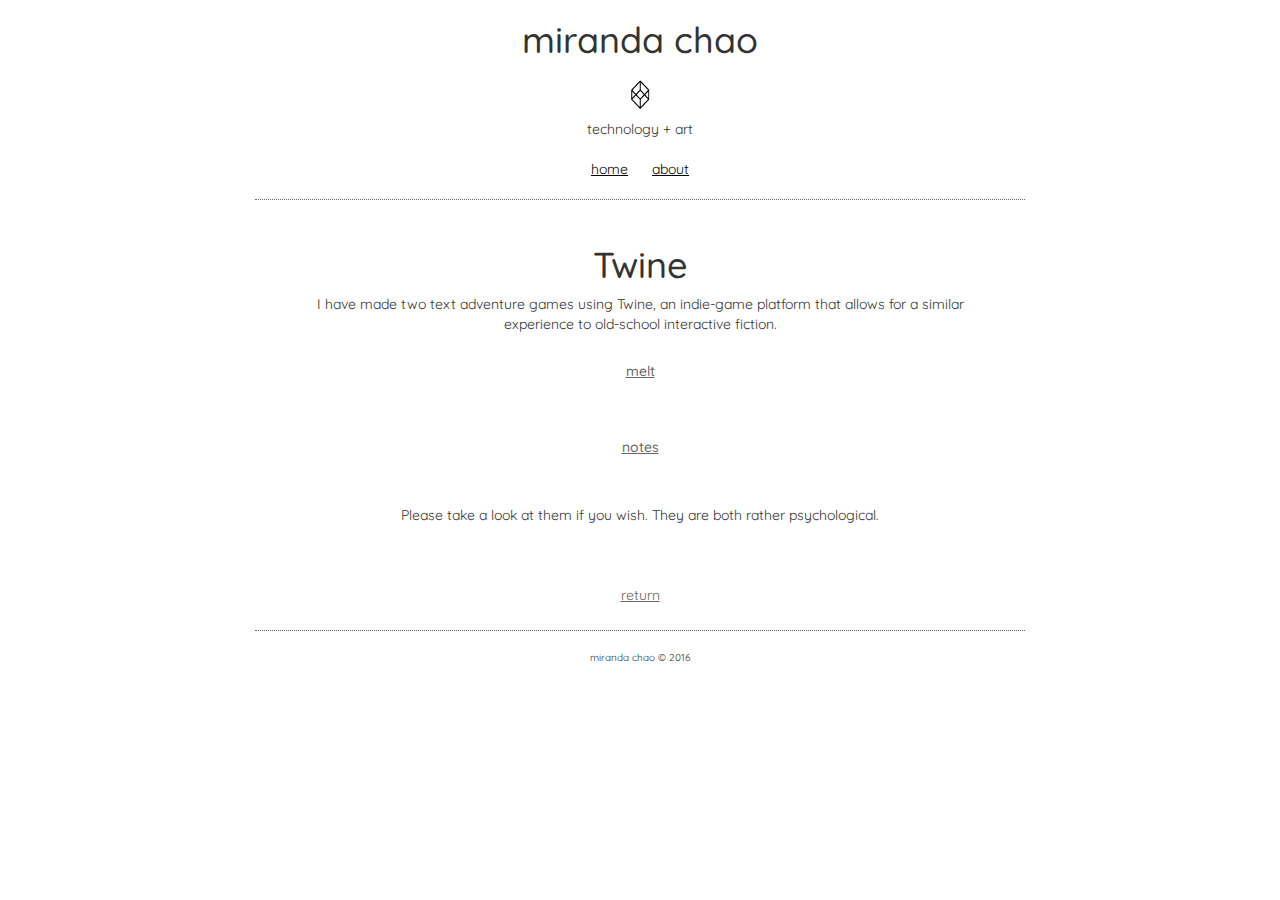
<file: games/twine.html>
<!DOCTYPE html>
<html>
<head>
	<title>miranda chao</title>
	<link rel="icon" 
      type="image/png" 
      href="../assets/cube.png">
	<link href='https://fonts.googleapis.com/css?family=Quicksand:400,300,700' rel='stylesheet' type='text/css'>
	<link rel="stylesheet" type="text/css" href="../index.css">
	<!-- Latest compiled and minified CSS -->
	<link rel="stylesheet" href="http://maxcdn.bootstrapcdn.com/bootstrap/3.3.6/css/bootstrap.min.css">
	<!-- jQuery library -->
	<script src="https://ajax.googleapis.com/ajax/libs/jquery/1.12.0/jquery.min.js"></script>
	<!-- Latest compiled JavaScript -->
	<script src="http://maxcdn.bootstrapcdn.com/bootstrap/3.3.6/js/bootstrap.min.js"></script>
	<meta name="viewport" content="width=device-width, initial-scale=1">
</head>
<body class="body">

<div class="container">
	<div class="header">
		<div>
			<h1>miranda chao</h1>
			<img class="cube" src="../assets/cube.png">
			<br>
			<p>technology + art</p>
		</div>
		<nav class="main-nav">
			<ul class="nav-list">
				<li><a href="../index.html">home</a></li>
				<li><a href="../about.html">about</a></li>
			</ul>
		</nav>
	</div>
	<div class="content">
		<h1>Twine</h1>
		<div class="text">
			I have made two text adventure games using Twine, an indie-game platform that allows for a similar experience to old-school interactive fiction.
			<br><br>
			<h5><a href="http://philome.la/GhibliGhost/melt/play">melt</a></h5>
			<br><br>
			<h5><a href="https://mirandachaotwine.neocities.org/index.html">notes</a></h5>
			<br><br>
			Please take a look at them if you wish. They are both rather psychological.
			<br><br><br><br>
			<a href="../games.html">return</a>
		</div>
	</div>
	<div class="footer">
		<p>miranda chao &copy; 2016</p>
	</div>
</div>

</body>
</html>
</file>
<file: index.css>
@media (min-width: 1200px) {

}

.body {
	font-family: 'Quicksand', sans-serif;
}

.container {
	max-width: 800px;
	margin:auto;
}

.header {
	max-width: 800px;
	text-align: center;
}

.content {
	max-width: 800px;
	text-align: center;
	display: flex;
	flex-wrap: wrap;
	justify-content: center;
}

.main-nav {
	border-bottom: 1px dotted #666;
	border-width: 1px 0;
	text-align: center;
	list-style: none;
	padding: 0;
	margin: 0;
}

.nav-list {
	padding: 0px;
}

.main-nav li {
	display: inline-block;
}

.main-nav a {
	display: inline-block;
	padding: 10px;
	color: #000;
	text-decoration: underline;
}

.main-nav a:hover {
	color: #666;
}

.section {
	display: block;
	text-align: center;
	width: 290px;
	padding: 0 0 10px 0;
}

.section p {
	width: inherit;
}

.double-section {
	display: block;
	text-align: center;
	width: 580px;
	padding: 0 0 10px 0;
}

.cube {
	padding: 10px;
}

.wrapper {
	height: 250px;
	width: 250px;
	margin-left: 20px;
	margin-right: 20px;
	margin-bottom: 10px;
}

.double-wrapper {
	height: 200px;
	margin-left: 20px;
	margin-right: 20px;
	margin-bottom: 10px;
}

.img-overlay {
	display: flex;
	justify-content: center;
	align-items: center;
	background-color: #ccc;
	opacity: .5;
	height: inherit;
	font-size: 24px;
	color: black;
}

.block {
	height: 250px;
	width: 250px;
	background-color: #ccc;
	background-position: center center;
	background-size: cover;
	border-radius: 5px 5px 5px 5px;
	border: 1px solid #ccc;
	animation: fadeOut .5s both;
	box-shadow: 0 2px 2px 0 rgba(0,0,0,0.2);
}

.double-block {
	height: 200px;
	width: 540px;
	background: #ccc;
	background-position: center center;
	background-size: cover;
	border-radius: 5px 5px 5px 5px;
	border: 1px solid #ccc;
	animation: fadeOut .5s both;
	box-shadow: 0 2px 2px 0 rgba(0,0,0,0.2);
}

.double-block:hover {
	animation: fadeIn .5s both;
}

.block:hover {
	animation: fadeIn .5s both;
}

@keyframes fadeIn {
	0% {
		opacity: .85;
	}
	100% {
		opacity: 1;
	}
}

@keyframes fadeOut {
	0% {
		opacity: 1;
	}
	100% {
		opacity: .85;
	}
}

.art-block {
	background-image: url("assets/art and illustration/art tile image.png");
}

.design-block {
	background-image: url("assets/ui/design tile image.png");
}

.personal-block {
	background-image: url("assets/personal/comic.png");
}

.games-block {
	background-image: url("assets/games/games tile image.jpg");
}

.destiny-block {
	background-image: url("assets/ui/vv logo.jpg");
}

.hab-block {
	background-image: url("assets/ui/hab tile.png");
}

.itchio-block {
	background-image: url("assets/games/itchio.png")
}

.twine1-block {
	background-image: url("assets/games/twine.png");
}

.twine2-block {
	background-image: url("assets/games/melt.png");
}

.lark-block {
	background-image: url("assets/games/lark.png");
}

.tales-block {
	background-image: url("assets/games/scene2.png");
}

.behance-block {
	background-image: url("assets/art and illustration/behance.png");
}

.vimeo-block {
	background-image: url("assets/art and illustration/vimeo.png");
}

.zine1block {
	background-image: url("assets/personal/vol1.png");
}

.zine2block {
	background-image: url("assets/personal/vol2.png");
}

.square {
	height: 10px;
	width: 10px;
	background: #62bdc5;
}

.section-header {
	display: block;
	text-align: center;
	width: 540px;
	/*text-decoration:overline;*/
	margin: 0 0 5px 0;
	/*border: 1px dotted black;*/
}

.list-item {
	width: 50px;
	text-align: center;
}

.content {
	padding: 25px;
}

.footer {
	border-top: 1px dotted #666;
	border-width: 1px 0;
	text-align: center;
	padding: 20px;
}

.footer p {
	padding: 15x;
	font-size: 10px;
}

.text a{
	color: #666;
	text-decoration: underline;
	text-align: center;
}

.pic {
	padding: 25px;
}

.text img {
	padding: 25px;
	display: block;
	width: 100%;
	margin-left: auto;
	margin-right: auto;
}

.text .sprites {
	width: 12%;
}

.text .sml-img {
	width: 25%;
}

.text .med-img {
	width: 50%;
}

@media only screen and (max-width: 600px) {
	.double-block {
		height: 250px;
		width: 250px;
		background: #ccc;
		background-position: center center;
		background-size: cover;
		border-radius: 5px 5px 5px 5px;
		border: 1px solid #ccc;
		animation: fadeOut .5s both;
		box-shadow: 0 2px 2px 0 rgba(0,0,0,0.2);
	}
	.double-wrapper {
		height: 250px;
		width: 250px;
		margin-left: 20px;
		margin-right: 20px;
		margin-bottom: 10px;
	}
	.double-section {
		display: block;
		text-align: center;
		width: 290px;
	}
	.destiny-block {
		background-image: url("assets/ui/vv logo.jpg");
	}

	.hab-block {
		background-image: url("assets/ui/hab tile.png");
	}

	.twine1-block {
		background-image: url("assets/games/twine.png");
	}

	.twine2-block {
		background-image: url("assets/games/melt.png");
	}

	.itchio-block {
		background-image: url("assets/games/itchio.png")
	}

	.behance-block {
		background-image: url("assets/art and illustration/behance.png");
	}

	.vimeo-block {
		background-image: url("assets/art and illustration/vimeo.png");
	}
	.zine1block {
		background-image: url("assets/personal/vol1.png");
	}

	.zine2block {
		background-image: url("assets/personal/vol2.png");
	}
}
</file>
